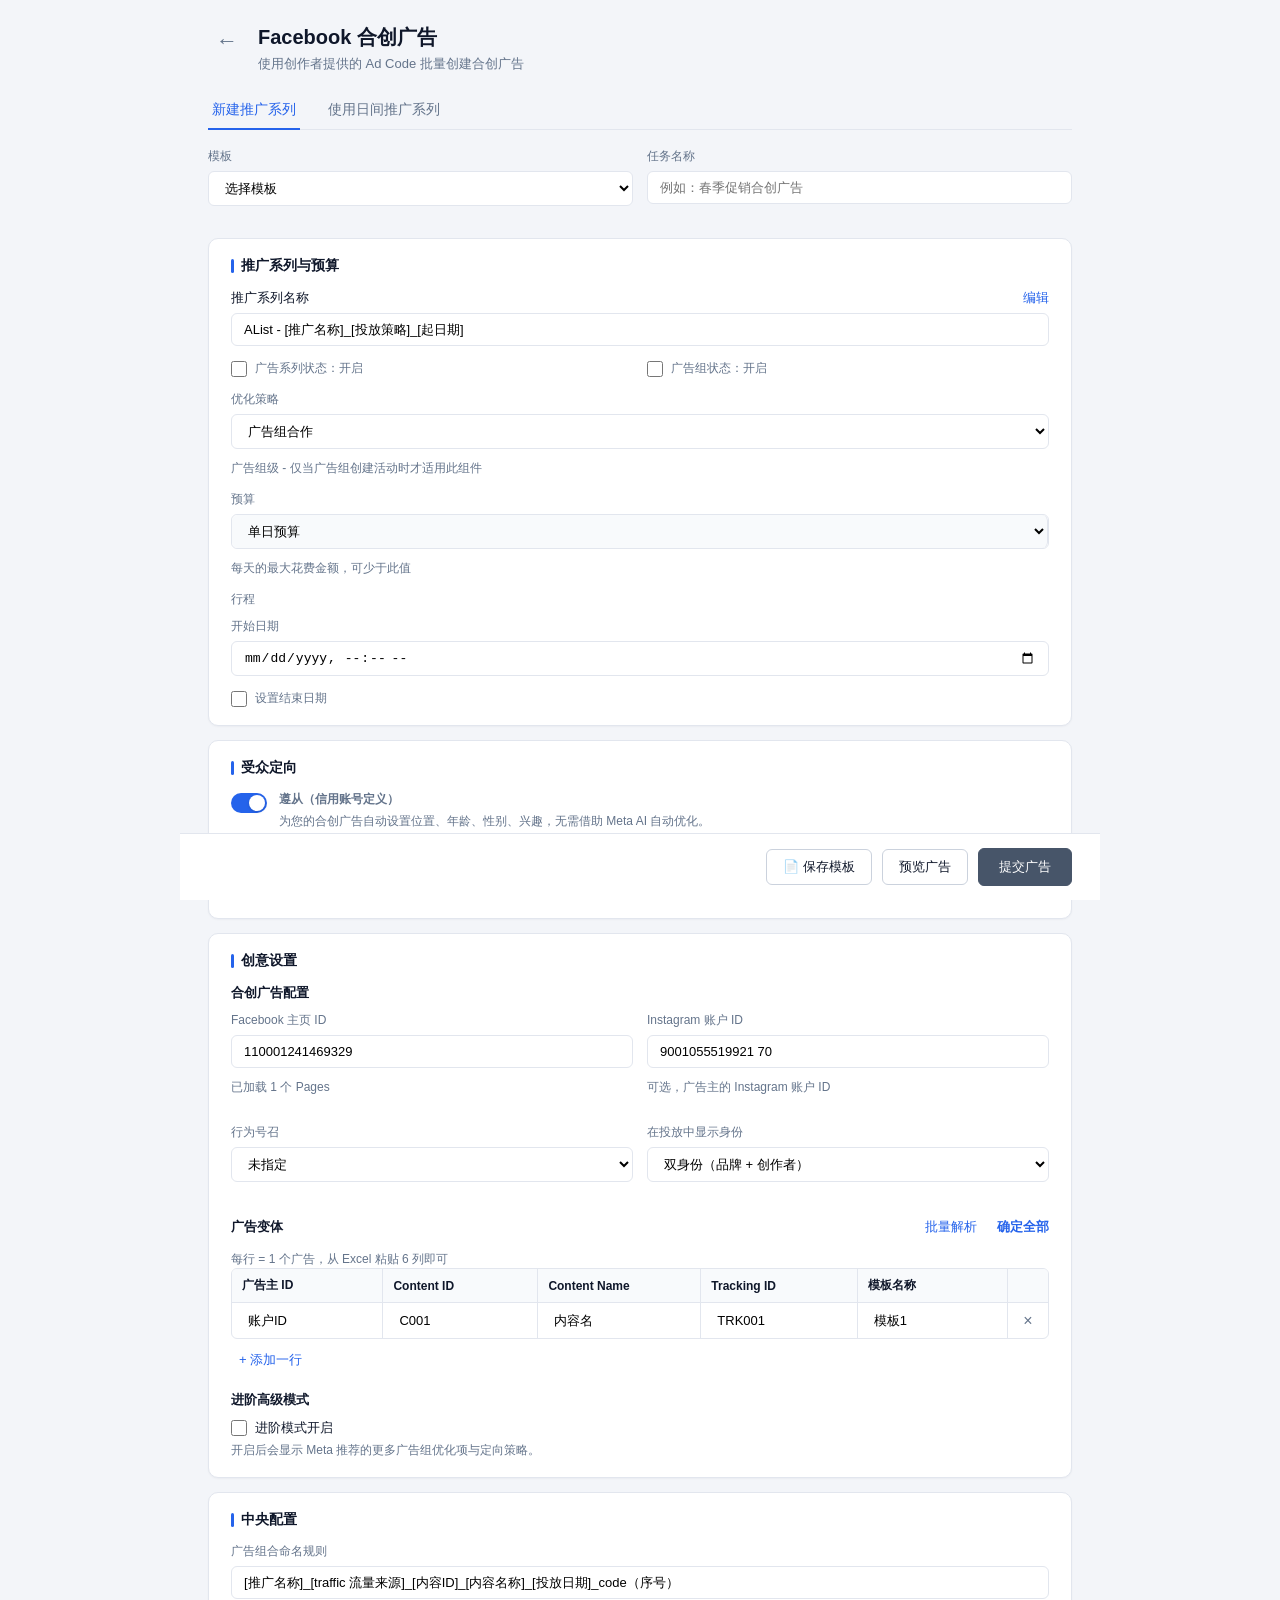
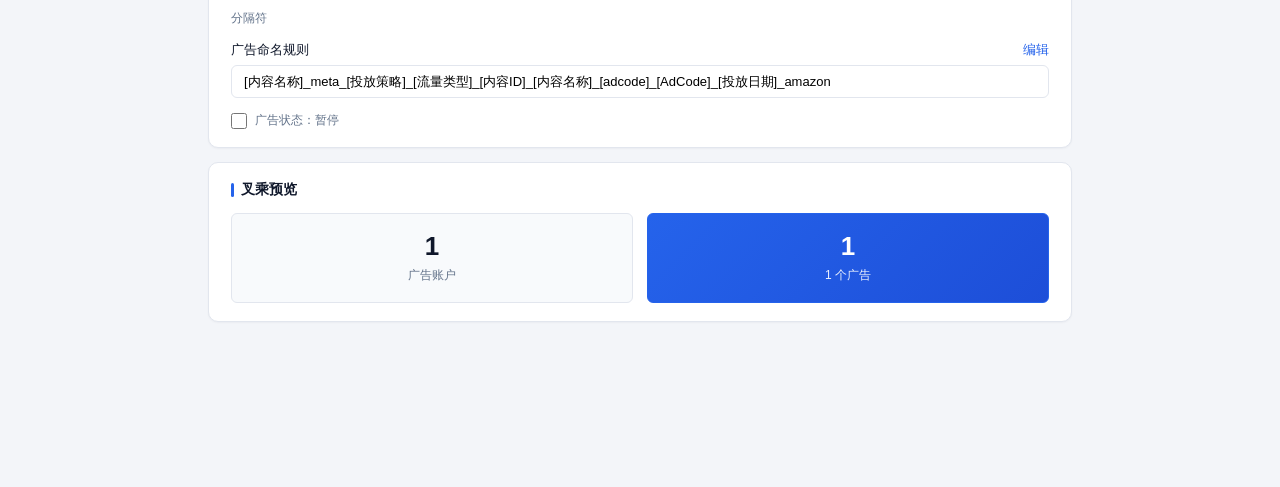
<file: ad-studio/index.html>
<!DOCTYPE html>
<html lang="zh-CN">
<head>
  <meta charset="UTF-8" />
  <meta name="viewport" content="width=device-width, initial-scale=1.0" />
  <title>Ad Studio · Facebook 合创广告</title>
  <link rel="stylesheet" href="style.css" />
</head>
<body>
  <div class="ads-app">
    <!-- 顶部标题 -->
    <header class="ads-header">
      <button class="ads-back" id="adsBack" type="button">←</button>
      <div>
        <h1>Facebook 合创广告</h1>
        <p>使用创作者提供的 Ad Code 批量创建合创广告</p>
      </div>
    </header>

    <!-- 模式切换 tabs -->
    <div class="ads-tabs">
      <button class="ads-tab active" data-tab="new">新建推广系列</button>
      <button class="ads-tab" data-tab="reuse">使用日间推广系列</button>
    </div>

    <!-- 顶部基础信息 -->
    <div class="ads-base">
      <div class="ads-field">
        <label>模板</label>
        <select id="adsTemplate">
          <option value="">选择模板</option>
          <option value="t1">合创广告 - 标准</option>
          <option value="t2">合创广告 - 进阶</option>
        </select>
      </div>
      <div class="ads-field">
        <label>任务名称</label>
        <input id="adsTaskName" placeholder="例如：春季促销合创广告" />
      </div>
    </div>

    <!-- 推广系列与预算 -->
    <section class="ads-card">
      <h3 class="ads-card-title">推广系列与预算</h3>
      <div class="ads-field">
        <div class="ads-row-head">
          <label>推广系列名称</label>
          <a class="ads-link">编辑</a>
        </div>
        <input value="AList - [推广名称]_[投放策略]_[起日期]" />
      </div>
      <div class="ads-grid-2">
        <div class="ads-field">
          <label class="ads-toggle"><input type="checkbox" id="campaignStatus" /> 广告系列状态：开启</label>
        </div>
        <div class="ads-field">
          <label class="ads-toggle"><input type="checkbox" id="adsetStatus" /> 广告组状态：开启</label>
        </div>
      </div>
      <div class="ads-field">
        <label>优化策略</label>
        <select>
          <option>广告组合作</option>
          <option>预算优先</option>
          <option>KPI 优先</option>
        </select>
        <small class="ads-hint">广告组级 - 仅当广告组创建活动时才适用此组件</small>
      </div>
      <div class="ads-field">
        <label>预算</label>
        <div class="ads-budget">
          <select>
            <option>单日预算</option>
            <option>总预算</option>
          </select>
          <span class="ads-currency-prefix">$</span>
          <input type="number" value="20.00" />
          <span class="ads-currency-suffix">USD</span>
        </div>
        <small class="ads-hint">每天的最大花费金额，可少于此值</small>
      </div>
      <div class="ads-field">
        <label>行程</label>
        <div class="ads-sub-label">开始日期</div>
        <input type="datetime-local" />
        <label class="ads-toggle ads-toggle-inline" style="margin-top:8px">
          <input type="checkbox" id="setEndDate" /> 设置结束日期
        </label>
      </div>
    </section>

    <!-- 受众定向 -->
    <section class="ads-card">
      <h3 class="ads-card-title">受众定向</h3>
      <div class="ads-field">
        <label class="ads-switch-label">
          <span class="ads-switch"><input type="checkbox" checked /><span class="ads-switch-track"></span></span>
          <span>
            <strong>遵从（信用账号定义）</strong>
            <small class="ads-hint">为您的合创广告自动设置位置、年龄、性别、兴趣，无需借助 Meta AI 自动优化。</small>
          </span>
        </label>
      </div>
      <div class="ads-field">
        <label>目标国家</label>
        <input value="US" />
      </div>
    </section>

    <!-- 创意设置 -->
    <section class="ads-card">
      <h3 class="ads-card-title">创意设置</h3>
      <div class="ads-section-sub">合创广告配置</div>
      <div class="ads-grid-2">
        <div class="ads-field">
          <label>Facebook 主页 ID</label>
          <input value="110001241469329" />
          <small class="ads-hint">已加载 1 个 Pages</small>
        </div>
        <div class="ads-field">
          <label>Instagram 账户 ID</label>
          <input value="9001055519921 70" />
          <small class="ads-hint">可选，广告主的 Instagram 账户 ID</small>
        </div>
        <div class="ads-field">
          <label>行为号召</label>
          <select>
            <option>未指定</option>
            <option>立即购买</option>
            <option>了解更多</option>
            <option>注册</option>
          </select>
        </div>
        <div class="ads-field">
          <label>在投放中显示身份</label>
          <select>
            <option>双身份（品牌 + 创作者）</option>
            <option>仅品牌</option>
            <option>仅创作者</option>
          </select>
        </div>
      </div>

      <div class="ads-section-sub" style="margin-top:18px">
        <span>广告变体</span>
        <div class="ads-section-actions">
          <button class="ads-btn-link" type="button">批量解析</button>
          <a class="ads-link">确定全部</a>
        </div>
      </div>
      <small class="ads-hint">每行 = 1 个广告，从 Excel 粘贴 6 列即可</small>
      <div class="ads-table-wrap">
        <table class="ads-table">
          <thead>
            <tr>
              <th>广告主 ID</th>
              <th>Content ID</th>
              <th>Content Name</th>
              <th>Tracking ID</th>
              <th>模板名称</th>
              <th></th>
            </tr>
          </thead>
          <tbody id="adVariantBody">
            <tr>
              <td><input value="账户ID" /></td>
              <td><input value="C001" /></td>
              <td><input value="内容名" /></td>
              <td><input value="TRK001" /></td>
              <td><input value="模板1" /></td>
              <td><button class="ads-row-del" type="button">×</button></td>
            </tr>
          </tbody>
        </table>
      </div>
      <button class="ads-btn-link" id="addVariantRow" type="button">+ 添加一行</button>

      <div class="ads-section-sub" style="margin-top:18px">进阶高级模式</div>
      <label class="ads-toggle ads-toggle-inline">
        <input type="checkbox" /> 进阶模式开启
      </label>
      <small class="ads-hint">开启后会显示 Meta 推荐的更多广告组优化项与定向策略。</small>
    </section>

    <!-- 中央配置 -->
    <section class="ads-card">
      <h3 class="ads-card-title">中央配置</h3>
      <div class="ads-field">
        <label>广告组合命名规则</label>
        <input value="[推广名称]_[traffic 流量来源]_[内容ID]_[内容名称]_[投放日期]_code（序号）" />
        <small class="ads-hint">分隔符</small>
      </div>
      <div class="ads-field">
        <div class="ads-row-head">
          <label>广告命名规则</label>
          <a class="ads-link">编辑</a>
        </div>
        <input value="[内容名称]_meta_[投放策略]_[流量类型]_[内容ID]_[内容名称]_[adcode]_[AdCode]_[投放日期]_amazon" />
      </div>
      <div class="ads-field">
        <label class="ads-toggle ads-toggle-inline"><input type="checkbox" /> 广告状态：暂停</label>
      </div>
    </section>

    <!-- 叉乘预览 -->
    <section class="ads-card ads-preview">
      <h3 class="ads-card-title">叉乘预览</h3>
      <div class="ads-preview-stats">
        <div class="ads-stat"><div class="ads-stat-num" id="advCount">0</div><div class="ads-stat-lbl">广告账户</div></div>
        <div class="ads-stat primary"><div class="ads-stat-num" id="adCount">0</div><div class="ads-stat-lbl"><span id="adCountText">0 个广告</span></div></div>
      </div>
    </section>

    <!-- 底部按钮 -->
    <footer class="ads-foot">
      <button class="ads-btn-ghost" id="btnSaveTpl" type="button">📄 保存模板</button>
      <button class="ads-btn-ghost" id="btnPreview" type="button">预览广告</button>
      <button class="ads-btn-primary" id="btnSubmit" type="button">提交广告</button>
    </footer>
  </div>

  <script src="script.js"></script>
</body>
</html>
</file>
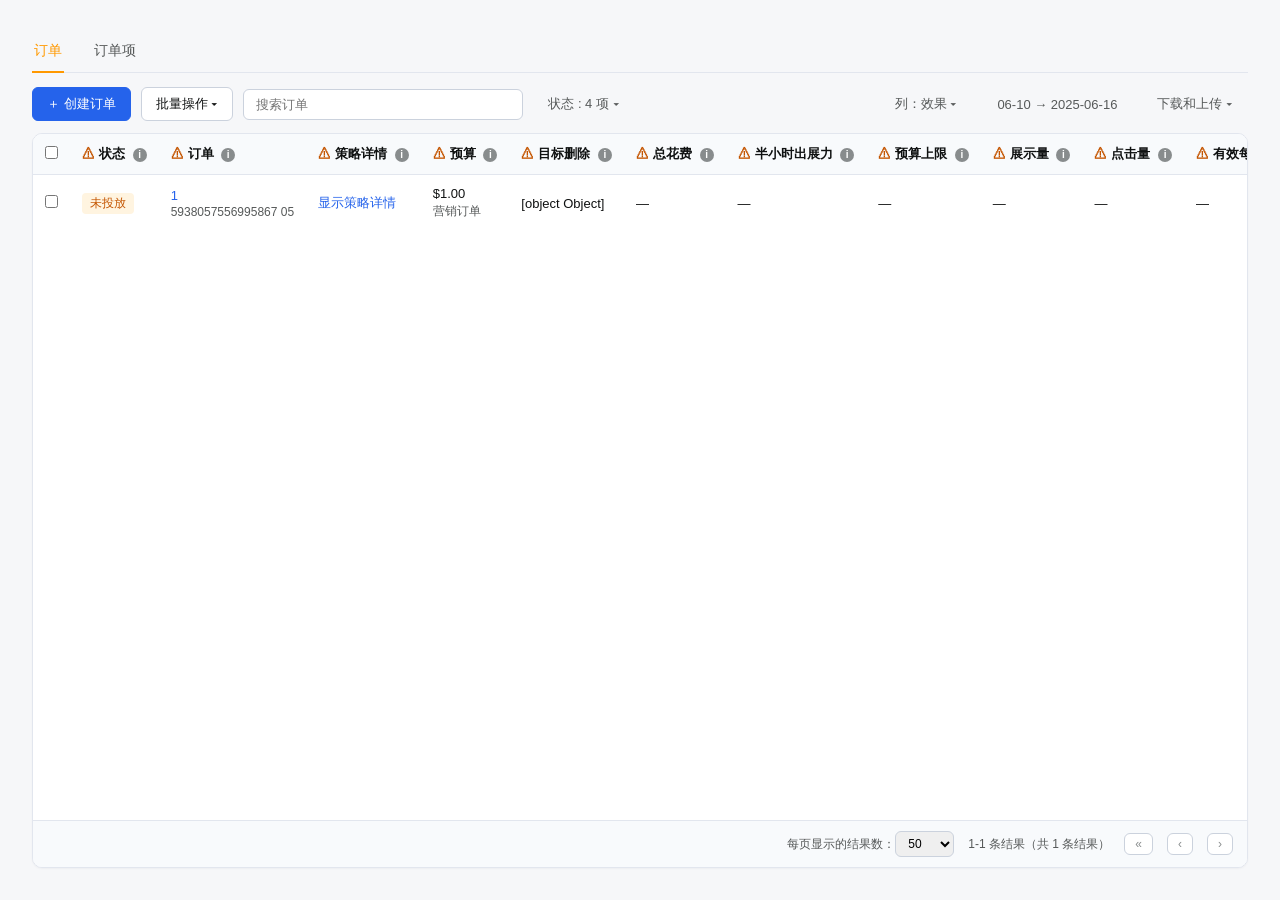
<file: home.html>
<!DOCTYPE html>
<html lang="zh-CN">
<head>
  <meta charset="UTF-8" />
  <meta name="viewport" content="width=device-width, initial-scale=1.0" />
  <title>Amazon DSP · 主页</title>
  <link rel="stylesheet" href="home.css" />
</head>
<body>
  <div class="app">
    <!-- 顶部 tab -->
    <div class="top-tabs">
      <button class="top-tab active" data-tab="orders">订单</button>
      <button class="top-tab" data-tab="lineitems">订单项</button>
    </div>

    <!-- 工具栏 -->
    <div class="toolbar">
      <button class="btn primary" id="btnCreate">＋ 创建<span id="createSuffix">订单</span></button>
      <div class="bulk-wrap">
        <button class="btn" id="btnBulkEdit" disabled>批量操作 ▾</button>
        <div class="bulk-menu" id="bulkMenu" hidden>
          <button type="button" class="bulk-menu-item" data-action="enable" disabled>开启</button>
          <button type="button" class="bulk-menu-item" data-action="disable" disabled>关闭</button>
          <button type="button" class="bulk-menu-item" data-action="delete" disabled>删除</button>
          <button type="button" class="bulk-menu-item" data-action="duplicate" disabled>复制</button>
          <button type="button" class="bulk-menu-item" data-action="edit-budget">修改预算</button>
          <button type="button" class="bulk-menu-item" data-action="edit-config" disabled>修改广告系列配置</button>
          <button type="button" class="bulk-menu-item" data-action="find-replace" disabled>查找并替换</button>
        </div>
      </div>
      <input class="search" id="searchInput" placeholder="搜索…" />
      <div class="filter-wrap">
        <button class="btn ghost" id="btnFilter">状态 <span id="filterSummary">: 全部</span> ▾</button>
        <div class="filter-popover" id="filterPopover" hidden>
          <div class="filter-head">
            <span class="filter-title">状态</span>
            <button class="filter-clear" id="filterClear" type="button">删除</button>
          </div>
          <div class="filter-body">
            <a class="filter-selectall" id="filterSelectAll">全选</a>
            <label><input type="checkbox" value="ACTIVE" checked />进行中</label>
            <label><input type="checkbox" value="ENDED" />已结束</label>
            <label><input type="checkbox" value="NOT_RUNNING" checked />未投放</label>
            <label><input type="checkbox" value="LINEITEM_NOT_RUNNING" checked />订单项未运行</label>
            <label><input type="checkbox" value="PROCESSING" checked />正在处理</label>
          </div>
          <div class="filter-foot">
            <button class="btn ghost" id="filterCancel" type="button">取消</button>
            <button class="btn dark" id="filterApply" type="button">应用</button>
          </div>
        </div>
      </div>
      <div class="toolbar-right">
        <button class="btn ghost">列：效果 ▾</button>
        <button class="btn ghost">06-10 → 2025-06-16</button>
        <button class="btn ghost">下载和上传 ▾</button>
      </div>
    </div>

    <!-- 表格 -->
    <div class="table-wrap" id="tableWrap"></div>
  </div>

  <!-- 批量操作右侧抽屉 -->
  <div class="drawer-mask" id="drawerMask" hidden></div>
  <aside class="drawer" id="bulkDrawer" hidden>
    <div class="drawer-head">
      <span class="drawer-title" id="drawerTitle">批量操作</span>
      <button class="drawer-close" id="drawerClose" type="button">×</button>
    </div>
    <div class="drawer-body" id="drawerBody"></div>
    <div class="drawer-foot">
      <button class="btn ghost" id="drawerCancel" type="button">取消</button>
      <button class="btn primary" id="drawerApply" type="button">应用</button>
    </div>
  </aside>

  <script src="home.js"></script>
</body>
</html>
</file>
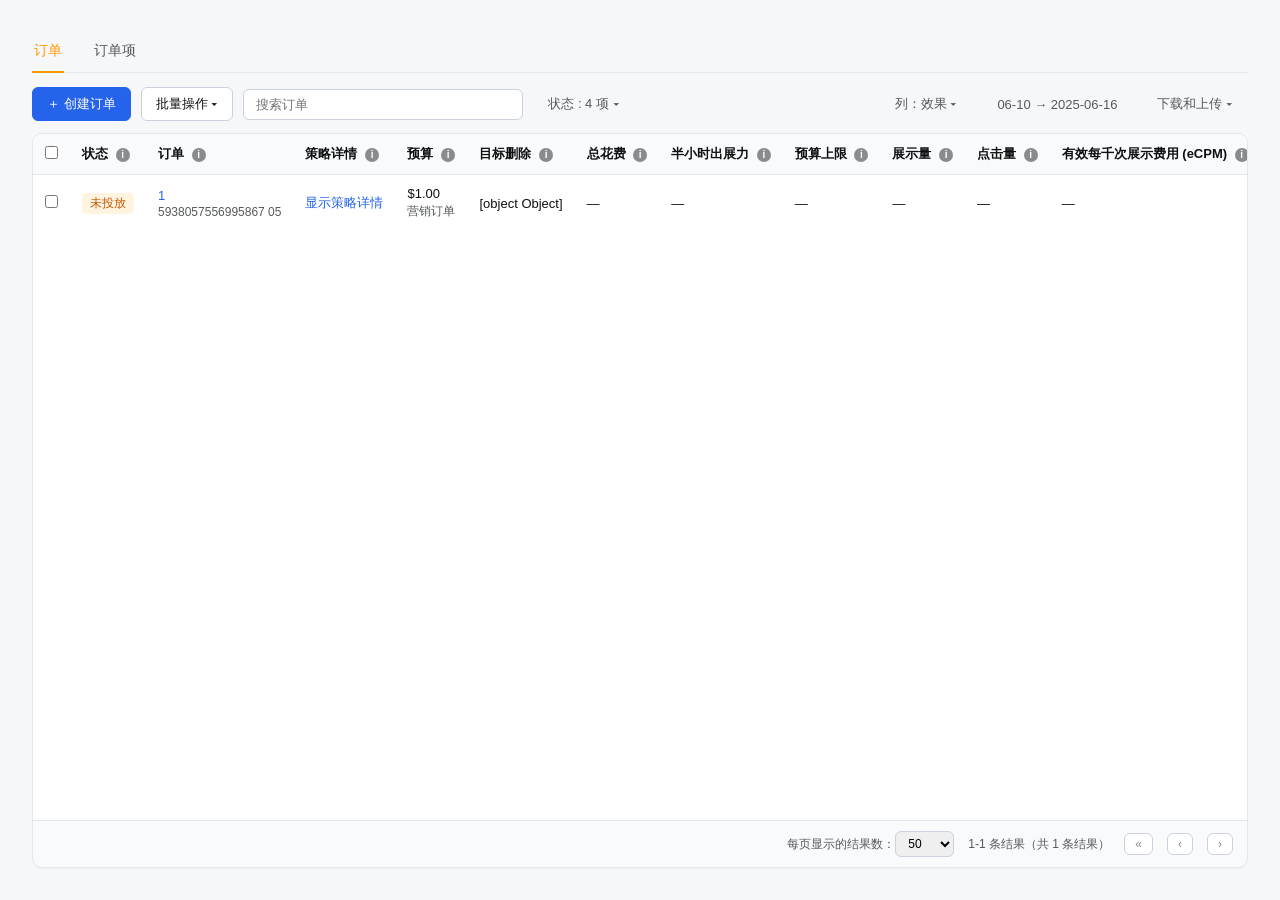
<file: Amazon创编/home.html>
<!DOCTYPE html>
<html lang="zh-CN">
<head>
  <meta charset="UTF-8" />
  <meta name="viewport" content="width=device-width, initial-scale=1.0" />
  <title>Amazon DSP · 主页</title>
  <link rel="stylesheet" href="home.css" />
</head>
<body>
  <div class="app">
    <!-- 顶部 tab -->
    <div class="top-tabs">
      <button class="top-tab active" data-tab="orders">订单</button>
      <button class="top-tab" data-tab="lineitems">订单项</button>
    </div>

    <!-- 工具栏 -->
    <div class="toolbar">
      <button class="btn primary" id="btnCreate">＋ 创建<span id="createSuffix">订单</span></button>
      <div class="bulk-wrap">
        <button class="btn" id="btnBulkEdit" disabled>批量操作 ▾</button>
        <div class="bulk-menu" id="bulkMenu" hidden>
          <button type="button" class="bulk-menu-item" data-action="enable" disabled>开启</button>
          <button type="button" class="bulk-menu-item" data-action="disable" disabled>关闭</button>
          <button type="button" class="bulk-menu-item" data-action="delete" disabled>删除</button>
          <button type="button" class="bulk-menu-item" data-action="duplicate" disabled>复制</button>
          <button type="button" class="bulk-menu-item" data-action="edit-budget">修改预算</button>
          <button type="button" class="bulk-menu-item" data-action="edit-config" disabled>修改广告系列配置</button>
          <button type="button" class="bulk-menu-item" data-action="find-replace" disabled>查找并替换</button>
        </div>
      </div>
      <input class="search" id="searchInput" placeholder="搜索…" />
      <div class="filter-wrap">
        <button class="btn ghost" id="btnFilter">状态 <span id="filterSummary">: 全部</span> ▾</button>
        <div class="filter-popover" id="filterPopover" hidden>
          <div class="filter-head">
            <span class="filter-title">状态</span>
            <button class="filter-clear" id="filterClear" type="button">删除</button>
          </div>
          <div class="filter-body">
            <a class="filter-selectall" id="filterSelectAll">全选</a>
            <label><input type="checkbox" value="ACTIVE" checked />进行中</label>
            <label><input type="checkbox" value="ENDED" />已结束</label>
            <label><input type="checkbox" value="NOT_RUNNING" checked />未投放</label>
            <label><input type="checkbox" value="LINEITEM_NOT_RUNNING" checked />订单项未运行</label>
            <label><input type="checkbox" value="PROCESSING" checked />正在处理</label>
          </div>
          <div class="filter-foot">
            <button class="btn ghost" id="filterCancel" type="button">取消</button>
            <button class="btn dark" id="filterApply" type="button">应用</button>
          </div>
        </div>
      </div>
      <div class="toolbar-right">
        <button class="btn ghost">列：效果 ▾</button>
        <button class="btn ghost">06-10 → 2025-06-16</button>
        <button class="btn ghost">下载和上传 ▾</button>
      </div>
    </div>

    <!-- 表格 -->
    <div class="table-wrap" id="tableWrap"></div>
  </div>

  <!-- 批量操作右侧抽屉 -->
  <div class="drawer-mask" id="drawerMask" hidden></div>
  <aside class="drawer" id="bulkDrawer" hidden>
    <div class="drawer-head">
      <span class="drawer-title" id="drawerTitle">批量操作</span>
      <button class="drawer-close" id="drawerClose" type="button">×</button>
    </div>
    <div class="drawer-body" id="drawerBody"></div>
    <div class="drawer-foot">
      <button class="btn ghost" id="drawerCancel" type="button">取消</button>
      <button class="btn primary" id="drawerApply" type="button">应用</button>
    </div>
  </aside>

  <script src="home.js"></script>
</body>
</html>
</file>
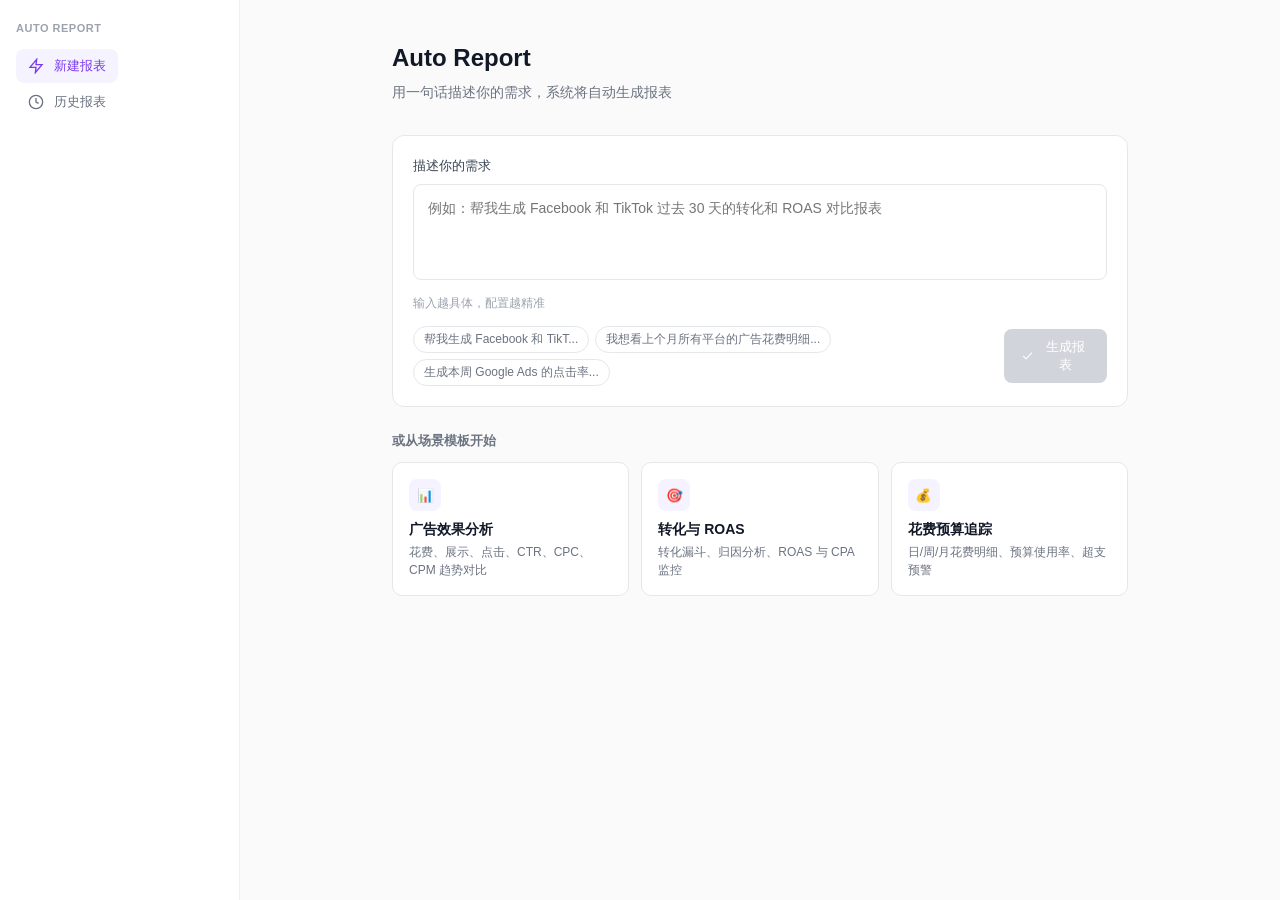
<file: auto-report-demo/simplified.html>
<!DOCTYPE html>
<html lang="zh-CN">
<head>
<meta charset="UTF-8">
<meta name="viewport" content="width=device-width, initial-scale=1.0">
<title>Auto Report — Creatiads (Simplified)</title>
<style>
* { margin: 0; padding: 0; box-sizing: border-box; }
body {
  font-family: -apple-system, BlinkMacSystemFont, "Segoe UI", "PingFang SC", "Microsoft YaHei", sans-serif;
  background: #fafafa; color: #1f2937; font-size: 14px; line-height: 1.5;
  -webkit-font-smoothing: antialiased;
}
a { text-decoration: none; color: inherit; }
button { font-family: inherit; cursor: pointer; border: none; background: none; }
input, textarea, select { font-family: inherit; }

/* Layout */
.app { display: flex; min-height: 100vh; }
.sidebar { width: 240px; background: #fff; border-right: 1px solid #f0f0f0; padding: 20px 16px; flex-shrink: 0; }
.sidebar-title { font-size: 11px; font-weight: 600; color: #9ca3af; text-transform: uppercase; letter-spacing: 0.5px; margin-bottom: 12px; }
.sidebar-item { display: flex; align-items: center; gap: 10px; padding: 8px 12px; border-radius: 8px; font-size: 13px; color: #6b7280; transition: all 0.15s; margin-bottom: 2px; }
.sidebar-item:hover { background: #f5f3ff; color: #7c3aed; }
.sidebar-item.active { background: #f5f3ff; color: #7c3aed; font-weight: 500; }
.main { flex: 1; overflow-y: auto; }

/* Page container */
.page { display: none; }
.page.active { display: block; }
.page-inner { max-width: 800px; margin: 0 auto; padding: 40px 32px; }

/* Header */
.page-header { margin-bottom: 32px; }
.page-header h1 { font-size: 24px; font-weight: 700; color: #111827; margin-bottom: 6px; }
.page-header p { font-size: 14px; color: #6b7280; }

/* Input card */
.input-card { background: #fff; border: 1px solid #e5e7eb; border-radius: 12px; padding: 20px; margin-bottom: 16px; }
.input-card label { display: block; font-size: 13px; font-weight: 500; color: #374151; margin-bottom: 8px; }
.input-card textarea { width: 100%; min-height: 96px; padding: 12px 14px; border: 1px solid #e5e7eb; border-radius: 8px; font-size: 14px; line-height: 1.6; resize: none; transition: all 0.15s; }
.input-card textarea:focus { outline: none; border-color: #7c3aed; box-shadow: 0 0 0 3px rgba(124, 58, 237, 0.1); }
.input-card .hint { font-size: 12px; color: #9ca3af; margin-top: 8px; }

.input-actions { display: flex; align-items: center; justify-content: space-between; margin-top: 14px; }
.example-chips { display: flex; flex-wrap: wrap; gap: 6px; }
.chip { font-size: 12px; padding: 4px 10px; border: 1px solid #e5e7eb; border-radius: 16px; color: #6b7280; transition: all 0.15s; }
.chip:hover { border-color: #c4b5fd; background: #f5f3ff; color: #7c3aed; }

/* Buttons */
.btn { display: inline-flex; align-items: center; gap: 6px; padding: 8px 16px; border-radius: 8px; font-size: 13px; font-weight: 500; transition: all 0.15s; border: 1px solid transparent; }
.btn-primary { background: #7c3aed; color: #fff; }
.btn-primary:hover { background: #6d28d9; }
.btn-primary:disabled { background: #d1d5db; cursor: not-allowed; }
.btn-ghost { color: #6b7280; border-color: #e5e7eb; background: #fff; }
.btn-ghost:hover { background: #f9fafb; color: #111827; }
.btn-lg { padding: 10px 20px; font-size: 14px; }
.btn-sm { padding: 6px 12px; font-size: 12px; }

/* Quick start templates */
.section-title { font-size: 13px; font-weight: 600; color: #6b7280; margin: 24px 0 12px; }
.template-grid { display: grid; grid-template-columns: repeat(3, 1fr); gap: 12px; }
.template-card { background: #fff; border: 1px solid #e5e7eb; border-radius: 10px; padding: 16px; text-align: left; transition: all 0.15s; cursor: pointer; }
.template-card:hover { border-color: #c4b5fd; transform: translateY(-1px); box-shadow: 0 4px 12px rgba(124, 58, 237, 0.08); }
.template-card .icon { width: 32px; height: 32px; background: #f5f3ff; color: #7c3aed; border-radius: 8px; display: flex; align-items: center; justify-content: center; margin-bottom: 10px; }
.template-card h4 { font-size: 14px; font-weight: 600; color: #111827; margin-bottom: 4px; }
.template-card p { font-size: 12px; color: #6b7280; line-height: 1.5; }

/* Config page (Step 2) */
.config-header { display: flex; align-items: center; justify-content: space-between; margin-bottom: 24px; padding-bottom: 16px; border-bottom: 1px solid #f0f0f0; }
.back-link { display: inline-flex; align-items: center; gap: 4px; font-size: 13px; color: #6b7280; }
.back-link:hover { color: #111827; }

.config-card { background: #fff; border: 1px solid #e5e7eb; border-radius: 12px; margin-bottom: 12px; overflow: hidden; }
.config-row { padding: 16px 20px; border-bottom: 1px solid #f5f5f5; display: flex; align-items: center; justify-content: space-between; gap: 16px; }
.config-row:last-child { border-bottom: none; }
.config-label { font-size: 13px; color: #6b7280; min-width: 88px; flex-shrink: 0; }
.config-value { flex: 1; font-size: 14px; color: #111827; }
.config-actions { flex-shrink: 0; }

/* Selected platform pills */
.platform-pills { display: flex; flex-wrap: wrap; gap: 6px; }
.platform-pill { display: inline-flex; align-items: center; gap: 6px; padding: 4px 10px; background: #f5f3ff; color: #7c3aed; border-radius: 16px; font-size: 12px; font-weight: 500; }
.platform-pill .x { cursor: pointer; opacity: 0.6; font-size: 14px; line-height: 1; }
.platform-pill .x:hover { opacity: 1; }

/* Date range buttons */
.date-options { display: flex; gap: 6px; }
.date-option { padding: 4px 10px; border: 1px solid #e5e7eb; border-radius: 16px; font-size: 12px; color: #6b7280; transition: all 0.15s; }
.date-option:hover { border-color: #c4b5fd; }
.date-option.active { background: #7c3aed; color: #fff; border-color: #7c3aed; }

/* Advanced section (collapsible) */
.advanced-toggle { width: 100%; display: flex; align-items: center; justify-content: space-between; padding: 14px 20px; background: #fafafa; border: 1px dashed #e5e7eb; border-radius: 10px; font-size: 13px; color: #6b7280; transition: all 0.15s; margin-bottom: 12px; }
.advanced-toggle:hover { border-color: #c4b5fd; color: #7c3aed; }
.advanced-toggle .chevron { transition: transform 0.2s; }
.advanced-toggle.open .chevron { transform: rotate(90deg); }
.advanced-content { display: none; padding: 4px 0 12px; }
.advanced-content.open { display: block; }

/* Tag chips for dimensions/metrics */
.tag-list { display: flex; flex-wrap: wrap; gap: 6px; align-items: center; }
.tag { display: inline-flex; align-items: center; gap: 4px; padding: 3px 10px; background: #f3f4f6; color: #4b5563; border-radius: 14px; font-size: 12px; font-weight: 500; }
.tag .x { cursor: pointer; opacity: 0.5; font-size: 13px; line-height: 1; padding-left: 2px; }
.tag .x:hover { opacity: 1; }
.tag-add { display: inline-flex; align-items: center; gap: 4px; padding: 3px 10px; background: #fff; border: 1px dashed #d1d5db; color: #6b7280; border-radius: 14px; font-size: 12px; transition: all 0.15s; }
.tag-add:hover { border-color: #7c3aed; color: #7c3aed; border-style: solid; }

/* Bottom action bar */
.bottom-bar { display: flex; align-items: center; justify-content: space-between; margin-top: 32px; padding-top: 24px; border-top: 1px solid #f0f0f0; }
.summary-text { font-size: 13px; color: #6b7280; }
.summary-text b { color: #111827; font-weight: 600; }

/* Modal */
.modal { display: none; position: fixed; inset: 0; z-index: 100; align-items: center; justify-content: center; }
.modal.show { display: flex; }
.modal-mask { position: absolute; inset: 0; background: rgba(15, 23, 42, 0.4); backdrop-filter: blur(2px); }
.modal-box { position: relative; width: 480px; max-width: 90vw; max-height: 80vh; background: #fff; border-radius: 12px; overflow: hidden; display: flex; flex-direction: column; box-shadow: 0 20px 50px rgba(0, 0, 0, 0.2); }
.modal-head { padding: 16px 20px; border-bottom: 1px solid #f0f0f0; display: flex; align-items: center; justify-content: space-between; }
.modal-head h3 { font-size: 16px; font-weight: 600; }
.modal-close { font-size: 22px; color: #9ca3af; line-height: 1; padding: 4px; }
.modal-close:hover { color: #4b5563; }
.modal-body { padding: 16px 20px; overflow-y: auto; }
.modal-foot { padding: 12px 20px; border-top: 1px solid #f0f0f0; display: flex; justify-content: flex-end; gap: 8px; }

/* Modal: option list */
.option-list { display: flex; flex-direction: column; gap: 4px; max-height: 360px; overflow-y: auto; }
.option-search { width: 100%; padding: 8px 12px; border: 1px solid #e5e7eb; border-radius: 8px; font-size: 13px; margin-bottom: 12px; }
.option-search:focus { outline: none; border-color: #7c3aed; }
.option-group-title { font-size: 11px; font-weight: 600; color: #9ca3af; text-transform: uppercase; padding: 8px 8px 4px; }
.option-item { display: flex; align-items: center; gap: 8px; padding: 8px 12px; border-radius: 6px; cursor: pointer; transition: background 0.1s; }
.option-item:hover { background: #f9fafb; }
.option-item input[type="checkbox"] { accent-color: #7c3aed; }
.option-item label { flex: 1; font-size: 13px; cursor: pointer; }

/* Platform select grid in modal */
.platform-select-grid { display: grid; grid-template-columns: repeat(2, 1fr); gap: 8px; }
.platform-select-item { display: flex; align-items: center; gap: 10px; padding: 10px 12px; border: 1px solid #e5e7eb; border-radius: 8px; cursor: pointer; transition: all 0.15s; }
.platform-select-item:hover { border-color: #c4b5fd; }
.platform-select-item.selected { border-color: #7c3aed; background: #f5f3ff; }
.platform-select-item .icon-square { width: 28px; height: 28px; background: #f3f4f6; border-radius: 6px; display: flex; align-items: center; justify-content: center; font-weight: 600; font-size: 12px; color: #4b5563; flex-shrink: 0; }
.platform-select-item .name { font-size: 13px; font-weight: 500; flex: 1; }
.platform-select-item .status { font-size: 11px; color: #9ca3af; }
.platform-select-item.selected .status { color: #7c3aed; }

/* Preview card */
.preview-card { background: #fff; border: 1px solid #e5e7eb; border-radius: 12px; padding: 24px; margin-top: 16px; }
.preview-title { font-size: 14px; font-weight: 600; color: #111827; margin-bottom: 4px; }
.preview-meta { font-size: 12px; color: #9ca3af; margin-bottom: 16px; }
.preview-grid { display: grid; grid-template-columns: repeat(3, 1fr); gap: 12px; margin-bottom: 16px; }
.preview-stat { padding: 12px 14px; background: #fafafa; border-radius: 8px; }
.preview-stat .stat-label { font-size: 11px; color: #9ca3af; margin-bottom: 4px; }
.preview-stat .stat-value { font-size: 18px; font-weight: 700; color: #111827; }
.preview-chart { height: 120px; background: linear-gradient(180deg, #f5f3ff 0%, #fafafa 100%); border-radius: 8px; display: flex; align-items: flex-end; gap: 4px; padding: 12px; }
.preview-bar { flex: 1; background: linear-gradient(180deg, #a78bfa, #7c3aed); border-radius: 4px 4px 0 0; opacity: 0.8; }

/* Success modal */
.success-icon { width: 56px; height: 56px; background: #ecfdf5; border-radius: 50%; display: flex; align-items: center; justify-content: center; margin: 0 auto 16px; }
.success-title { text-align: center; font-size: 18px; font-weight: 700; margin-bottom: 6px; }
.success-desc { text-align: center; font-size: 13px; color: #6b7280; margin-bottom: 20px; }

/* History page */
.history-table { width: 100%; background: #fff; border: 1px solid #e5e7eb; border-radius: 12px; overflow: hidden; }
.history-table-head { display: grid; grid-template-columns: 2fr 1.5fr 1.5fr 1fr 80px; padding: 12px 16px; background: #fafafa; font-size: 12px; font-weight: 500; color: #6b7280; }
.history-table-row { display: grid; grid-template-columns: 2fr 1.5fr 1.5fr 1fr 80px; padding: 14px 16px; border-top: 1px solid #f5f5f5; align-items: center; font-size: 13px; }
.history-table-row:hover { background: #fafafa; }

/* Empty state */
.empty-state { text-align: center; padding: 60px 20px; color: #9ca3af; font-size: 13px; }
</style>
</head>
<body>
<div class="app">
  <aside class="sidebar">
    <div class="sidebar-title">Auto Report</div>
    <button class="sidebar-item active" onclick="showPage('home')">
      <svg viewBox="0 0 24 24" width="16" height="16" fill="none" stroke="currentColor" stroke-width="2"><polygon points="13 2 3 14 12 14 11 22 21 10 12 10 13 2"/></svg>
      新建报表
    </button>
    <button class="sidebar-item" onclick="showPage('history')">
      <svg viewBox="0 0 24 24" width="16" height="16" fill="none" stroke="currentColor" stroke-width="2"><circle cx="12" cy="12" r="10"/><polyline points="12 6 12 12 16 14"/></svg>
      历史报表
    </button>
  </aside>

  <main class="main">
    <!-- 首页：一句话生成 -->
    <section class="page active" id="pageHome">
      <div class="page-inner" id="homeContent"></div>
    </section>

    <!-- Step 2: 配置确认 -->
    <section class="page" id="pageConfig">
      <div class="page-inner" id="configContent"></div>
    </section>

    <!-- 历史报表 -->
    <section class="page" id="pageHistory">
      <div class="page-inner" id="historyContent"></div>
    </section>
  </main>
</div>

<script>
/* ============ 数据 ============ */
const EXAMPLES = [
  '帮我生成 Facebook 和 TikTok 过去 30 天的转化和 ROAS 对比报表',
  '我想看上个月所有平台的广告花费明细',
  '生成本周 Google Ads 的点击率和转化率趋势'
];

const TEMPLATES = [
  { id: 'performance', name: '广告效果分析', desc: '花费、展示、点击、CTR、CPC、CPM 趋势对比', icon: '📊' },
  { id: 'conversion', name: '转化与 ROAS', desc: '转化漏斗、归因分析、ROAS 与 CPA 监控', icon: '🎯' },
  { id: 'budget', name: '花费预算追踪', desc: '日/周/月花费明细、预算使用率、超支预警', icon: '💰' }
];

const PLATFORMS = [
  { id: 'facebook', name: 'Facebook Ads', connected: true },
  { id: 'tiktok', name: 'TikTok Ads', connected: true },
  { id: 'google', name: 'Google Ads', connected: true },
  { id: 'linkedin', name: 'LinkedIn Ads', connected: false },
  { id: 'twitter', name: 'X Ads', connected: false },
  { id: 'snapchat', name: 'Snapchat Ads', connected: false }
];

const DIMENSION_CATEGORIES = {
  '时间': ['日期', '星期', '月份', '季度'],
  '设备': ['设备类型', '操作系统'],
  '地理': ['国家', '地区', '城市'],
  '受众': ['年龄段', '性别']
};

const METRIC_CATEGORIES = {
  '花费': ['总花费', '平均 CPC', '平均 CPM'],
  '互动': ['展示次数', '点击次数', 'CTR'],
  '转化': ['转化次数', '转化价值', 'CPA', 'ROAS']
};

const HISTORY_REPORTS = [
  { name: 'FB_TT_转化对比_20260524', scenario: '转化与 ROAS', sources: 'Facebook, TikTok', updated: '2026/05/24 18:00' },
  { name: '本月花费追踪', scenario: '花费预算追踪', sources: 'Facebook, Google', updated: '2026/05/23 09:00' },
  { name: 'Google 效果分析', scenario: '广告效果分析', sources: 'Google Ads', updated: '2026/05/22 15:30' }
];

/* ============ 状态 ============ */
let currentInput = '';
let selectedPlatforms = new Set(['facebook', 'tiktok']);
let dateRange = 30;
let selectedDimensions = new Set(['日期', '设备类型']);
let selectedMetrics = new Set(['总花费', '展示次数', '点击次数', 'CTR', '转化次数', 'ROAS']);
let advancedOpen = false;

/* ============ 页面切换 ============ */
function showPage(page) {
  document.querySelectorAll('.page').forEach(p => p.classList.remove('active'));
  document.getElementById('page' + page.charAt(0).toUpperCase() + page.slice(1)).classList.add('active');
  document.querySelectorAll('.sidebar-item').forEach(i => i.classList.remove('active'));
  event.target.closest('.sidebar-item').classList.add('active');
  
  if (page === 'home') renderHome();
  else if (page === 'history') renderHistory();
}

/* ============ 首页渲染 ============ */
function renderHome() {
  document.getElementById('homeContent').innerHTML = `
    <div class="page-header">
      <h1>Auto Report</h1>
      <p>用一句话描述你的需求，系统将自动生成报表</p>
    </div>

    <div class="input-card">
      <label>描述你的需求</label>
      <textarea id="nlInput" placeholder="例如：${EXAMPLES[0]}" oninput="currentInput=this.value"></textarea>
      <div class="hint">输入越具体，配置越精准</div>
      <div class="input-actions">
        <div class="example-chips">
          ${EXAMPLES.map((ex, i) => `<button class="chip" onclick="useExample(${i})">${ex.slice(0, 20)}...</button>`).join('')}
        </div>
        <button class="btn btn-primary" onclick="generateFromNL()" id="btnGenerate" disabled>
          <svg viewBox="0 0 24 24" width="14" height="14" fill="none" stroke="currentColor" stroke-width="2"><polyline points="20 6 9 17 4 12"/></svg>
          生成报表
        </button>
      </div>
    </div>

    <div class="section-title">或从场景模板开始</div>
    <div class="template-grid">
      ${TEMPLATES.map(t => `
        <button class="template-card" onclick="startFromTemplate('${t.id}')">
          <div class="icon">${t.icon}</div>
          <h4>${t.name}</h4>
          <p>${t.desc}</p>
        </button>
      `).join('')}
    </div>
  `;
  
  document.getElementById('nlInput').addEventListener('input', e => {
    document.getElementById('btnGenerate').disabled = !e.target.value.trim();
  });
}

function useExample(i) {
  currentInput = EXAMPLES[i];
  document.getElementById('nlInput').value = currentInput;
  document.getElementById('btnGenerate').disabled = false;
}

function generateFromNL() {
  if (!currentInput.trim()) return;
  // 简单的关键词识别
  if (/facebook|fb/i.test(currentInput)) selectedPlatforms.add('facebook');
  if (/tiktok|tt/i.test(currentInput)) selectedPlatforms.add('tiktok');
  if (/google/i.test(currentInput)) selectedPlatforms.add('google');
  if (/30天|一个月/i.test(currentInput)) dateRange = 30;
  else if (/7天|一周/i.test(currentInput)) dateRange = 7;
  else if (/90天|三个月/i.test(currentInput)) dateRange = 90;
  
  showConfigPage();
}

function startFromTemplate(id) {
  currentInput = TEMPLATES.find(t => t.id === id).name;
  selectedPlatforms = new Set(['facebook', 'tiktok']);
  dateRange = 30;
  showConfigPage();
}

/* ============ 配置页渲染 ============ */
function showConfigPage() {
  document.querySelectorAll('.page').forEach(p => p.classList.remove('active'));
  document.getElementById('pageConfig').classList.add('active');
  renderConfig();
}

function renderConfig() {
  const platformNames = [...selectedPlatforms].map(id => PLATFORMS.find(p => p.id === id).name).join('、');
  
  document.getElementById('configContent').innerHTML = `
    <div class="config-header">
      <div>
        <button class="back-link" onclick="showPage('home'); renderHome();">
          <svg viewBox="0 0 24 24" width="14" height="14" fill="none" stroke="currentColor" stroke-width="2"><path d="m15 18-6-6 6-6"/></svg>
          返回
        </button>
        <div class="page-header" style="margin-top: 12px; margin-bottom: 0;">
          <h1>确认配置</h1>
          <p>检查并调整自动识别的配置，或直接生成报表</p>
        </div>
      </div>
    </div>

    <div class="config-card">
      <div class="config-row">
        <div class="config-label">需求描述</div>
        <div class="config-value">${currentInput || '（从模板启动）'}</div>
      </div>
      <div class="config-row">
        <div class="config-label">数据源</div>
        <div class="config-value">
          <div class="platform-pills">
            ${[...selectedPlatforms].map(id => {
              const p = PLATFORMS.find(x => x.id === id);
              return `<span class="platform-pill">${p.name} <span class="x" onclick="removePlatform('${id}')">&times;</span></span>`;
            }).join('')}
            <button class="tag-add" onclick="openPlatformModal()">
              <svg viewBox="0 0 24 24" width="12" height="12" fill="none" stroke="currentColor" stroke-width="2"><path d="M12 5v14M5 12h14"/></svg>
              添加平台
            </button>
          </div>
        </div>
      </div>
      <div class="config-row">
        <div class="config-label">时间范围</div>
        <div class="config-value">
          <div class="date-options">
            ${[7, 14, 30, 90].map(d => `<button class="date-option ${dateRange === d ? 'active' : ''}" onclick="dateRange=${d}; renderConfig();">${d} 天</button>`).join('')}
          </div>
        </div>
      </div>
    </div>

    <button class="advanced-toggle ${advancedOpen ? 'open' : ''}" onclick="toggleAdvanced()">
      <span>高级配置（维度、指标）</span>
      <svg class="chevron" viewBox="0 0 24 24" width="14" height="14" fill="none" stroke="currentColor" stroke-width="2"><path d="m9 18 6-6-6-6"/></svg>
    </button>

    <div class="advanced-content ${advancedOpen ? 'open' : ''}">
      <div class="config-card">
        <div class="config-row">
          <div class="config-label">维度</div>
          <div class="config-value">
            <div class="tag-list">
              ${[...selectedDimensions].map(d => `<span class="tag">${d} <span class="x" onclick="removeDimension('${d}')">&times;</span></span>`).join('')}
              <button class="tag-add" onclick="openDimensionModal()">
                <svg viewBox="0 0 24 24" width="12" height="12" fill="none" stroke="currentColor" stroke-width="2"><path d="M12 5v14M5 12h14"/></svg>
                添加维度
              </button>
            </div>
          </div>
        </div>
        <div class="config-row">
          <div class="config-label">指标</div>
          <div class="config-value">
            <div class="tag-list">
              ${[...selectedMetrics].map(m => `<span class="tag">${m} <span class="x" onclick="removeMetric('${m}')">&times;</span></span>`).join('')}
              <button class="tag-add" onclick="openMetricModal()">
                <svg viewBox="0 0 24 24" width="12" height="12" fill="none" stroke="currentColor" stroke-width="2"><path d="M12 5v14M5 12h14"/></svg>
                添加指标
              </button>
            </div>
          </div>
        </div>
      </div>
    </div>

    <div class="preview-card">
      <div class="preview-title">报表预览</div>
      <div class="preview-meta">基于 ${platformNames} · 最近 ${dateRange} 天 · ${selectedDimensions.size} 个维度 · ${selectedMetrics.size} 个指标</div>
      <div class="preview-grid">
        <div class="preview-stat"><div class="stat-label">总花费</div><div class="stat-value">¥128.5K</div></div>
        <div class="preview-stat"><div class="stat-label">总展示</div><div class="stat-value">2.4M</div></div>
        <div class="preview-stat"><div class="stat-label">总转化</div><div class="stat-value">1,847</div></div>
      </div>
      <div class="preview-chart">
        ${[60, 75, 55, 80, 70, 85, 90].map(h => `<div class="preview-bar" style="height:${h}%"></div>`).join('')}
      </div>
    </div>

    <div class="bottom-bar">
      <div class="summary-text">将生成包含 <b>${selectedDimensions.size}</b> 个维度、<b>${selectedMetrics.size}</b> 个指标的报表</div>
      <button class="btn btn-primary btn-lg" onclick="confirmGenerate()">
        <svg viewBox="0 0 24 24" width="16" height="16" fill="none" stroke="currentColor" stroke-width="2"><polyline points="20 6 9 17 4 12"/></svg>
        生成报表
      </button>
    </div>
  `;
}

function toggleAdvanced() {
  advancedOpen = !advancedOpen;
  renderConfig();
}

function removePlatform(id) {
  selectedPlatforms.delete(id);
  renderConfig();
}

function removeDimension(d) {
  selectedDimensions.delete(d);
  renderConfig();
}

function removeMetric(m) {
  selectedMetrics.delete(m);
  renderConfig();
}

/* ============ 弹窗 ============ */
function openPlatformModal() {
  showModal('选择数据源平台', `
    <div class="platform-select-grid">
      ${PLATFORMS.map(p => `
        <div class="platform-select-item ${selectedPlatforms.has(p.id) ? 'selected' : ''}" onclick="togglePlatformInModal('${p.id}')">
          <div class="icon-square">${p.name.charAt(0)}</div>
          <div class="name">${p.name}</div>
          <div class="status">${p.connected ? '已连接' : '未连接'}</div>
        </div>
      `).join('')}
    </div>
  `, () => renderConfig());
}

function togglePlatformInModal(id) {
  if (selectedPlatforms.has(id)) selectedPlatforms.delete(id);
  else selectedPlatforms.add(id);
  openPlatformModal();
}

function openDimensionModal() {
  const html = Object.entries(DIMENSION_CATEGORIES).map(([cat, items]) => `
    <div class="option-group-title">${cat}</div>
    ${items.map(item => `
      <div class="option-item">
        <input type="checkbox" id="dim-${item}" ${selectedDimensions.has(item) ? 'checked' : ''} onchange="toggleDimension('${item}')">
        <label for="dim-${item}">${item}</label>
      </div>
    `).join('')}
  `).join('');
  showModal('选择维度', `<div class="option-list">${html}</div>`, () => renderConfig());
}

function toggleDimension(d) {
  if (selectedDimensions.has(d)) selectedDimensions.delete(d);
  else selectedDimensions.add(d);
}

function openMetricModal() {
  const html = Object.entries(METRIC_CATEGORIES).map(([cat, items]) => `
    <div class="option-group-title">${cat}</div>
    ${items.map(item => `
      <div class="option-item">
        <input type="checkbox" id="met-${item}" ${selectedMetrics.has(item) ? 'checked' : ''} onchange="toggleMetric('${item}')">
        <label for="met-${item}">${item}</label>
      </div>
    `).join('')}
  `).join('');
  showModal('选择指标', `<div class="option-list">${html}</div>`, () => renderConfig());
}

function toggleMetric(m) {
  if (selectedMetrics.has(m)) selectedMetrics.delete(m);
  else selectedMetrics.add(m);
}

function showModal(title, bodyHTML, onClose) {
  const modal = document.getElementById('modal') || createModal();
  modal.querySelector('.modal-head h3').textContent = title;
  modal.querySelector('.modal-body').innerHTML = bodyHTML;
  modal.classList.add('show');
  modal._onClose = onClose;
}

function closeModal() {
  const modal = document.getElementById('modal');
  modal.classList.remove('show');
  if (modal._onClose) modal._onClose();
}

function createModal() {
  const div = document.createElement('div');
  div.id = 'modal';
  div.className = 'modal';
  div.innerHTML = `
    <div class="modal-mask" onclick="closeModal()"></div>
    <div class="modal-box">
      <div class="modal-head">
        <h3></h3>
        <button class="modal-close" onclick="closeModal()">&times;</button>
      </div>
      <div class="modal-body"></div>
      <div class="modal-foot">
        <button class="btn btn-ghost" onclick="closeModal()">关闭</button>
      </div>
    </div>
  `;
  document.body.appendChild(div);
  return div;
}

/* ============ 生成报表 ============ */
function confirmGenerate() {
  const platformNames = [...selectedPlatforms].map(id => PLATFORMS.find(p => p.id === id).name).join(', ');
  showModal('报表已生成', `
    <div class="success-icon">
      <svg viewBox="0 0 24 24" width="28" height="28" fill="none" stroke="#10b981" stroke-width="3"><polyline points="20 6 9 17 4 12"/></svg>
    </div>
    <div class="success-title">报表生成成功</div>
    <div class="success-desc">系统已自动完成数据拉取和报表配置</div>
    <div style="background:#fafafa; border-radius:8px; padding:12px; font-size:13px; margin-bottom:16px;">
      <div style="display:flex; justify-content:space-between; margin-bottom:8px;"><span style="color:#6b7280;">数据源</span><b>${platformNames}</b></div>
      <div style="display:flex; justify-content:space-between; margin-bottom:8px;"><span style="color:#6b7280;">时间范围</span><b>最近 ${dateRange} 天</b></div>
      <div style="display:flex; justify-content:space-between;"><span style="color:#6b7280;">首次同步</span><b>已开始 · 预计 2 分钟</b></div>
    </div>
  `, () => {
    showPage('home');
    renderHome();
  });
  
  setTimeout(() => {
    const foot = document.querySelector('#modal .modal-foot');
    foot.innerHTML = `
      <button class="btn btn-ghost" onclick="closeModal()">留在这里</button>
      <button class="btn btn-primary" onclick="closeModal()">查看 Dashboard</button>
    `;
  }, 100);
}

/* ============ 历史报表 ============ */
function renderHistory() {
  document.getElementById('historyContent').innerHTML = `
    <div class="page-header">
      <h1>历史报表</h1>
      <p>查看和管理已生成的报表</p>
    </div>
    <div class="history-table">
      <div class="history-table-head">
        <div>报表名称</div>
        <div>场景</div>
        <div>数据源</div>
        <div>最后更新</div>
        <div></div>
      </div>
      ${HISTORY_REPORTS.map(r => `
        <div class="history-table-row">
          <div style="font-weight:500;">${r.name}</div>
          <div style="color:#6b7280;">${r.scenario}</div>
          <div style="color:#9ca3af; font-size:12px;">${r.sources}</div>
          <div style="color:#9ca3af; font-size:12px;">${r.updated}</div>
          <div><button class="btn btn-sm btn-ghost">查看</button></div>
        </div>
      `).join('')}
    </div>
  `;
}

/* ============ 初始化 ============ */
renderHome();
</script>
</body>
</html>
</file>
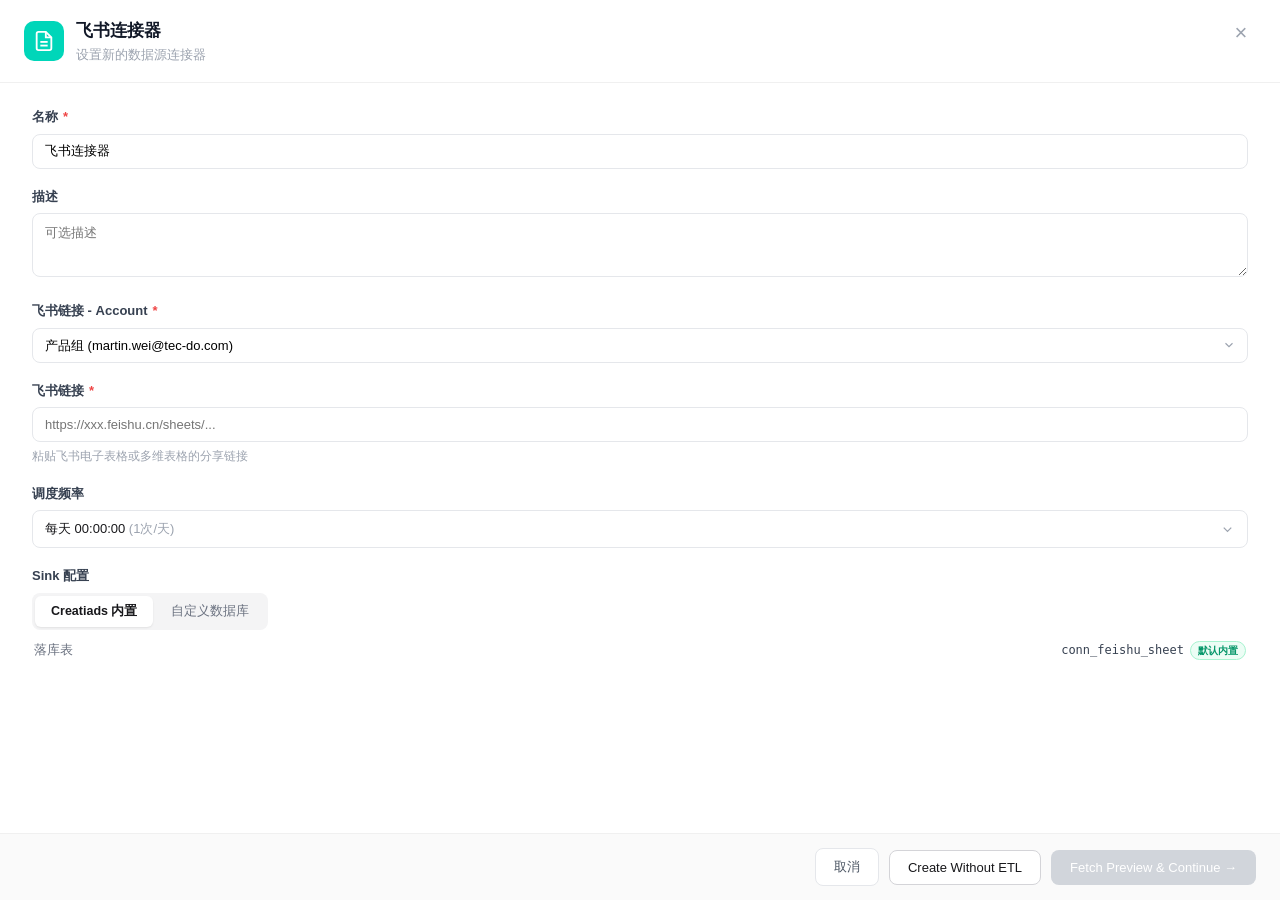
<file: connector-demo/config-feishu.html>
<!DOCTYPE html>
<html lang="zh-CN">
<head>
<meta charset="UTF-8">
<meta name="viewport" content="width=device-width, initial-scale=1.0">
<title>飞书连接器 — Creatiads</title>
<style>
* { margin: 0; padding: 0; box-sizing: border-box; }
body {
  font-family: -apple-system, BlinkMacSystemFont, "Segoe UI", "PingFang SC", "Microsoft YaHei", sans-serif;
  background: #fff; color: #1f2937; font-size: 14px; line-height: 1.5;
  -webkit-font-smoothing: antialiased;
}
button { font-family: inherit; cursor: pointer; border: none; background: none; }
input, textarea, select { font-family: inherit; }
code { font-family: ui-monospace, SFMono-Regular, Menlo, monospace; font-size: 12px; }

.panel { display: flex; flex-direction: column; height: 100vh; }

/* 头部 */
.fs-head { display: flex; align-items: flex-start; justify-content: space-between; padding: 18px 24px; border-bottom: 1px solid #f0f0f0; flex-shrink: 0; }
.fs-head-left { display: flex; align-items: center; gap: 12px; }
.fs-icon { width: 40px; height: 40px; border-radius: 10px; background: #00d6b9; display: flex; align-items: center; justify-content: center; flex-shrink: 0; }
.fs-title { font-size: 17px; font-weight: 700; color: #111827; }
.fs-sub { font-size: 12.5px; color: #9ca3af; margin-top: 2px; }
.fs-close { width: 30px; height: 30px; border-radius: 7px; color: #9ca3af; font-size: 22px; line-height: 1; display: flex; align-items: center; justify-content: center; }
.fs-close:hover { background: #f3f4f6; color: #4b5563; }

/* 表单体 */
.fs-body { flex: 1; overflow-y: auto; padding: 24px 32px; }
.fs-body::-webkit-scrollbar { width: 7px; }
.fs-body::-webkit-scrollbar-thumb { background: #e5e7eb; border-radius: 4px; }

.field { margin-bottom: 18px; }
.field-label { display: flex; align-items: center; gap: 5px; font-size: 13px; font-weight: 600; color: #374151; margin-bottom: 7px; }
.field-label .req { color: #ef4444; }
.text-input, .fs-select, .fs-textarea {
  width: 100%; padding: 9px 12px; border: 1px solid #e5e7eb; border-radius: 8px; font-size: 13px; transition: all .15s; background: #fff;
}
.text-input:focus, .fs-select:focus, .fs-textarea:focus { outline: none; border-color: #18181b; box-shadow: 0 0 0 3px rgba(24,24,27,.08); }
.fs-textarea { min-height: 64px; resize: vertical; line-height: 1.6; }
.fs-select { appearance: none; -webkit-appearance: none; background-image: url("data:image/svg+xml,%3Csvg xmlns='http://www.w3.org/2000/svg' width='14' height='14' viewBox='0 0 24 24' fill='none' stroke='%239ca3af' stroke-width='2'%3E%3Cpolyline points='6 9 12 15 18 9'/%3E%3C/svg%3E"); background-repeat: no-repeat; background-position: right 11px center; padding-right: 32px; }
.field-hint { font-size: 11.5px; color: #9ca3af; margin-top: 6px; }

/* 频率下拉（复用主面板风格） */
.freq-select { position: relative; }
.freq-trigger { width: 100%; display: flex; align-items: center; justify-content: space-between; gap: 8px; padding: 9px 12px; border: 1px solid #e5e7eb; border-radius: 8px; background: #fff; font-size: 13px; color: #18181b; transition: all .15s; }
.freq-trigger:hover { border-color: #a1a1aa; }
.freq-select.open .freq-trigger { border-color: #18181b; box-shadow: 0 0 0 3px rgba(24,24,27,.08); }
.freq-trigger svg { color: #9ca3af; flex-shrink: 0; transition: transform .2s; }
.freq-select.open .freq-trigger svg { transform: rotate(180deg); }
.freq-times { color: #9ca3af; font-weight: 400; }
.freq-menu { position: absolute; top: calc(100% + 4px); left: 0; right: 0; background: #fff; border: 1px solid #e5e7eb; border-radius: 8px; box-shadow: 0 10px 30px rgba(0,0,0,.1); z-index: 30; padding: 4px; display: none; }
.freq-select.open .freq-menu { display: block; }
.freq-opt { display: flex; align-items: center; justify-content: space-between; gap: 8px; padding: 9px 10px; border-radius: 6px; cursor: pointer; font-size: 13px; color: #374151; transition: background .12s; }
.freq-opt:hover { background: #f9fafb; }
.freq-opt.active { color: #18181b; font-weight: 500; }

/* Sink 配置（与媒体平台统一：分段切换 + Destination 选择） */
.seg { display: inline-flex; background: #f4f4f5; border-radius: 8px; padding: 3px; gap: 2px; }
.seg-btn { padding: 7px 16px; border-radius: 6px; font-size: 12.5px; color: #6b7280; font-weight: 500; transition: all .15s; }
.seg-btn:hover { color: #18181b; }
.seg-btn.active { background: #fff; color: #18181b; font-weight: 600; box-shadow: 0 1px 2px rgba(0,0,0,.08); }
.adv-static { display: flex; align-items: center; justify-content: space-between; padding: 11px 2px 0; font-size: 12.5px; }
.adv-static .k { color: #6b7280; }
.adv-static .v { color: #374151; font-weight: 500; display: inline-flex; align-items: center; gap: 6px; }
.badge-built { font-size: 10px; background: #ecfdf5; color: #059669; border: 1px solid #a7f3d0; padding: 1px 7px; border-radius: 10px; font-weight: 600; }
.sink-detail-col { display: flex; flex-direction: column; gap: 6px; margin-top: 12px; }
.sub-label { font-size: 12px; color: #6b7280; font-weight: 500; }
.sub-link { font-size: 12px; color: #18181b; font-weight: 600; text-decoration: underline; cursor: pointer; align-self: flex-start; }
.text-input.mono { font-family: ui-monospace, SFMono-Regular, Menlo, monospace; font-size: 12.5px; }

/* 底部 */
.fs-foot { display: flex; align-items: center; justify-content: flex-end; gap: 10px; padding: 14px 24px; border-top: 1px solid #f0f0f0; background: #fafafa; flex-shrink: 0; }
.btn { display: inline-flex; align-items: center; gap: 6px; padding: 9px 18px; border-radius: 8px; font-size: 13px; font-weight: 500; transition: all .15s; border: 1px solid transparent; }
.btn-ghost { background: #fff; color: #4b5563; border-color: #e5e7eb; }
.btn-ghost:hover { background: #f9fafb; }
.btn-outline { background: #fff; color: #18181b; border-color: #d4d4d8; }
.btn-outline:hover { border-color: #18181b; }
.btn-primary { background: #18181b; color: #fff; }
.btn-primary:hover { background: #000; }
.btn-primary:disabled { background: #d1d5db; cursor: not-allowed; }
</style>
</head>
<body>
<div class="panel">
  <div class="fs-head">
    <div class="fs-head-left">
      <div class="fs-icon">
        <svg viewBox="0 0 24 24" width="22" height="22" fill="none" stroke="#fff" stroke-width="2"><path d="M14 2H6a2 2 0 0 0-2 2v16a2 2 0 0 0 2 2h12a2 2 0 0 0 2-2V8z"/><polyline points="14 2 14 8 20 8"/><line x1="16" y1="13" x2="8" y2="13"/><line x1="16" y1="17" x2="8" y2="17"/></svg>
      </div>
      <div>
        <div class="fs-title">飞书连接器</div>
        <div class="fs-sub">设置新的数据源连接器</div>
      </div>
    </div>
    <button class="fs-close" onclick="closeSelf()">&times;</button>
  </div>

  <div class="fs-body" id="fsBody"></div>

  <div class="fs-foot">
    <button class="btn btn-ghost" onclick="closeSelf()">取消</button>
    <button class="btn btn-outline" id="btnCreateOnly" onclick="submitFeishu(false)">Create Without ETL</button>
    <button class="btn btn-primary" id="btnFetch" onclick="submitFeishu(true)">Fetch Preview &amp; Continue →</button>
  </div>
</div>

<script>
const IS_EMBED = (function(){ try { return window.self !== window.top; } catch(e){ return true; } })();

const FS_ACCOUNTS = [
  { id: 'fs_1', name: '产品组 (martin.wei@tec-do.com)' },
  { id: 'fs_2', name: '运营组 (ops@tec-do.com)' }
];
const FREQ_OPTIONS = [
  { id: 'every_5min',  label: '每 5 分钟',   times: '288次/天' },
  { id: 'every_15min', label: '每 15 分钟',  times: '96次/天' },
  { id: 'hourly',      label: '每小时',      times: '24次/天' },
  { id: 'daily',       label: '每天 00:00:00',    times: '1次/天' },
  { id: 'weekly',      label: '每周一 00:00:00',  times: '1次/周' }
];
/* 自定义落库数据库（在 Destinations 中创建），与媒体平台一致 */
const DESTINATIONS = [
  { id: 'dest_mysql_prod',   name: '我的 MySQL 生产库', type: 'MySQL' },
  { id: 'dest_pg_analytics', name: 'Analytics PG 库',   type: 'PostgreSQL' },
  { id: 'dest_bq_warehouse', name: 'BigQuery 数仓',      type: 'BigQuery' }
];

const fs = {
  name: '飞书连接器',
  desc: '',
  account: 'fs_1',
  url: '',
  freq: 'daily',
  sinkMode: 'creatiads',     // creatiads 内置 | custom 自定义数据库
  sinkDest: '',              // 自定义时选中的 destination id
  sinkTable: ''              // 自定义时填写的落库表名
};

function freqObj(){ return FREQ_OPTIONS.find(f=>f.id===fs.freq); }

function render() {
  const f = freqObj();
  document.getElementById('fsBody').innerHTML = `
    <div class="field">
      <div class="field-label">名称 <span class="req">*</span></div>
      <input class="text-input" value="${fs.name}" oninput="fs.name=this.value;validate()">
    </div>

    <div class="field">
      <div class="field-label">描述</div>
      <textarea class="fs-textarea" placeholder="可选描述" oninput="fs.desc=this.value">${fs.desc}</textarea>
    </div>

    <div class="field">
      <div class="field-label">飞书链接 - Account <span class="req">*</span></div>
      <select class="fs-select" onchange="fs.account=this.value">
        ${FS_ACCOUNTS.map(a=>`<option value="${a.id}" ${fs.account===a.id?'selected':''}>${a.name}</option>`).join('')}
      </select>
    </div>

    <div class="field">
      <div class="field-label">飞书链接 <span class="req">*</span></div>
      <input class="text-input" placeholder="https://xxx.feishu.cn/sheets/..." value="${fs.url}" oninput="fs.url=this.value;validate()">
      <div class="field-hint">粘贴飞书电子表格或多维表格的分享链接</div>
    </div>

    <div class="field">
      <div class="field-label">调度频率</div>
      <div class="freq-select" id="freqSelect">
        <button class="freq-trigger" onclick="toggleFreqMenu(event)">
          <span>${f.label} <span class="freq-times">(${f.times})</span></span>
          <svg viewBox="0 0 24 24" width="15" height="15" fill="none" stroke="currentColor" stroke-width="2"><polyline points="6 9 12 15 18 9"/></svg>
        </button>
        <div class="freq-menu" id="freqMenu">
          ${FREQ_OPTIONS.map(o=>`
            <div class="freq-opt ${fs.freq===o.id?'active':''}" onclick="setFreq('${o.id}')">
              <span>${o.label} <span class="freq-times">(${o.times})</span></span>
              ${fs.freq===o.id?'<svg viewBox="0 0 24 24" width="15" height="15" fill="none" stroke="currentColor" stroke-width="2.2"><polyline points="20 6 9 17 4 12"/></svg>':''}
            </div>`).join('')}
        </div>
      </div>
    </div>

    <div class="field">
      <div class="field-label">Sink 配置</div>
      <div class="seg">
        <button class="seg-btn ${fs.sinkMode==='creatiads'?'active':''}" onclick="setSink('creatiads')">Creatiads 内置</button>
        <button class="seg-btn ${fs.sinkMode==='custom'?'active':''}" onclick="setSink('custom')">自定义数据库</button>
      </div>
      ${fs.sinkMode==='creatiads' ? `
        <div class="adv-static"><span class="k">落库表</span><span class="v"><code>conn_feishu_sheet</code> <span class="badge-built">默认内置</span></span></div>
      ` : `
        <div class="sink-detail-col">
          <label class="sub-label">选择数据库 <span class="req">*</span></label>
          <select class="fs-select" onchange="fs.sinkDest=this.value;validate()">
            <option value="" ${!fs.sinkDest?'selected':''} disabled>请选择已创建的 Destination…</option>
            ${DESTINATIONS.map(d=>`<option value="${d.id}" ${fs.sinkDest===d.id?'selected':''}>${d.name}（${d.type}）</option>`).join('')}
          </select>
          <a class="sub-link" onclick="alert('跳转到 Destinations 页面创建新数据库')">+ 在 Destinations 新建数据库</a>
          <label class="sub-label" style="margin-top:10px;">落库数据表名 <span class="req">*</span></label>
          <input class="text-input mono" placeholder="例如 feishu_sheet_daily" value="${fs.sinkTable}" oninput="fs.sinkTable=this.value;validate()">
        </div>
      `}
    </div>
  `;
  validate();
}

function setFreq(id){ fs.freq=id; closeFreqMenu(); render(); }
function toggleFreqMenu(e){ e.stopPropagation(); document.getElementById('freqSelect').classList.toggle('open'); }
function closeFreqMenu(){ const el=document.getElementById('freqSelect'); if(el) el.classList.remove('open'); }
document.addEventListener('click', closeFreqMenu);
function setSink(m){ fs.sinkMode=m; render(); }

function validate() {
  const sinkOk = fs.sinkMode==='creatiads' || (fs.sinkDest && fs.sinkTable.trim());
  const ok = fs.name.trim() && fs.url.trim() && sinkOk;
  document.getElementById('btnFetch').disabled = !ok;
  document.getElementById('btnCreateOnly').disabled = !ok;
}

function submitFeishu(withEtl) {
  const acct = FS_ACCOUNTS.find(a=>a.id===fs.account);
  const sink = fs.sinkMode==='creatiads'
    ? 'Creatiads 内置（conn_feishu_sheet）'
    : `${(DESTINATIONS.find(d=>d.id===fs.sinkDest)||{}).name} → ${fs.sinkTable}`;
  alert(`已创建飞书连接器「${fs.name}」\nAccount ${acct.name}\n链接 ${fs.url}\n${freqObj().label}同步 · 落库 ${sink}\n${withEtl?'将拉取预览并继续':'仅创建（不做 ETL）'}`);
  closeSelf();
}

function closeSelf() {
  if (IS_EMBED) { try { window.parent.postMessage({ type: 'connector-config-close' }, '*'); } catch(e){} }
}

render();
</script>
</body>
</html>
</file>
<file: ad-studio/style.css>
* { box-sizing: border-box; margin: 0; padding: 0; }
:root {
  --primary: #2563eb;
  --primary-dark: #1d4ed8;
  --primary-tint: #eff6ff;
  --bg: #f3f5f9;
  --bg-soft: #f8fafc;
  --bg-panel: #ffffff;
  --border: #e2e6ee;
  --border-strong: #cbd2dd;
  --text: #0f172a;
  --text-muted: #64748b;
  --shadow-sm: 0 1px 2px rgba(15, 23, 42, 0.04);
  --shadow-md: 0 2px 8px rgba(15, 23, 42, 0.06);
  --radius-sm: 6px;
  --radius-md: 10px;
}
body {
  font-family: -apple-system, BlinkMacSystemFont, 'Segoe UI', 'PingFang SC', 'Microsoft YaHei', sans-serif;
  background: var(--bg);
  color: var(--text);
  font-size: 13px;
}
.ads-app { max-width: 920px; margin: 0 auto; padding: 24px 28px 80px; }

/* 顶部 */
.ads-header { display: flex; align-items: flex-start; gap: 12px; margin-bottom: 18px; }
.ads-back {
  border: none; background: transparent; cursor: pointer;
  font-size: 22px; color: var(--text-muted);
  padding: 4px 8px;
}
.ads-header h1 { font-size: 20px; font-weight: 600; margin-bottom: 4px; }
.ads-header p { font-size: 13px; color: var(--text-muted); }

/* tabs */
.ads-tabs { display: flex; gap: 24px; border-bottom: 1px solid var(--border); margin-bottom: 18px; }
.ads-tab {
  border: none; background: transparent; cursor: pointer;
  padding: 10px 4px; font-size: 14px; color: var(--text-muted);
  position: relative; transition: color 0.15s;
}
.ads-tab:hover { color: var(--text); }
.ads-tab.active { color: var(--primary); font-weight: 500; }
.ads-tab.active::after {
  content: ''; position: absolute; left: 0; right: 0; bottom: -1px;
  height: 2px; background: var(--primary);
}

/* 顶部 base */
.ads-base {
  display: grid; grid-template-columns: 1fr 1fr; gap: 14px;
  margin-bottom: 18px;
}

/* card */
.ads-card {
  background: var(--bg-panel);
  border: 1px solid var(--border);
  border-radius: var(--radius-md);
  padding: 18px 22px;
  box-shadow: var(--shadow-sm);
  margin-bottom: 14px;
}
.ads-card-title {
  font-size: 14px; font-weight: 600;
  margin-bottom: 14px;
  position: relative; padding-left: 10px;
}
.ads-card-title::before {
  content: ''; position: absolute; left: 0; top: 2px; bottom: 2px;
  width: 3px; background: var(--primary); border-radius: 2px;
}
.ads-section-sub {
  font-size: 13px; font-weight: 600;
  margin-bottom: 10px;
  display: flex; align-items: center; justify-content: space-between;
}
.ads-section-actions { display: flex; gap: 12px; align-items: center; }

/* field */
.ads-field { margin-bottom: 14px; display: flex; flex-direction: column; gap: 6px; }
.ads-field:last-child { margin-bottom: 0; }
.ads-field > label {
  font-size: 12px; color: var(--text-muted); font-weight: 500;
}
.ads-row-head { display: flex; align-items: center; justify-content: space-between; }
.ads-sub-label { font-size: 12px; color: var(--text-muted); margin-top: 4px; }

.ads-field input[type="text"], .ads-field input:not([type]),
.ads-field input[type="number"], .ads-field input[type="datetime-local"],
.ads-field select, .ads-base input, .ads-base select {
  width: 100%;
  padding: 8px 12px;
  border: 1px solid var(--border);
  border-radius: var(--radius-sm);
  font-size: 13px;
  outline: none;
  background: #fff;
  transition: border-color 0.15s;
}
.ads-field input:focus, .ads-field select:focus { border-color: var(--primary); }

.ads-grid-2 { display: grid; grid-template-columns: 1fr 1fr; gap: 14px; }

.ads-hint {
  display: block; font-size: 12px; color: var(--text-muted);
  margin-top: 4px; line-height: 1.5;
}

.ads-link { color: var(--primary); cursor: pointer; font-size: 13px; }
.ads-link:hover { text-decoration: underline; }

/* toggle 行 */
.ads-toggle {
  display: flex; align-items: center; gap: 8px;
  font-size: 13px; cursor: pointer;
}
.ads-toggle-inline { font-weight: 400; color: var(--text); }
.ads-toggle input[type="checkbox"] {
  width: 16px; height: 16px;
  accent-color: var(--primary); cursor: pointer;
}

/* switch（带轨道） */
.ads-switch-label { display: flex; align-items: flex-start; gap: 12px; cursor: pointer; }
.ads-switch { position: relative; width: 36px; height: 20px; flex-shrink: 0; margin-top: 2px; }
.ads-switch input { opacity: 0; width: 0; height: 0; }
.ads-switch-track {
  position: absolute; inset: 0;
  background: #cbd2dd;
  border-radius: 20px;
  transition: background 0.15s;
}
.ads-switch-track::before {
  content: ''; position: absolute;
  width: 16px; height: 16px;
  left: 2px; top: 2px;
  background: #fff; border-radius: 50%;
  transition: transform 0.15s;
  box-shadow: 0 1px 3px rgba(0,0,0,0.15);
}
.ads-switch input:checked + .ads-switch-track { background: var(--primary); }
.ads-switch input:checked + .ads-switch-track::before { transform: translateX(16px); }

/* budget 行内组合 */
.ads-budget {
  display: flex; align-items: stretch;
  border: 1px solid var(--border);
  border-radius: var(--radius-sm);
  overflow: hidden;
}
.ads-budget select {
  border: none; border-right: 1px solid var(--border);
  padding: 8px 12px; outline: none; background: var(--bg-soft);
  flex: 0 0 auto; min-width: 110px;
}
.ads-budget input {
  border: none; flex: 1;
  padding: 8px 12px; outline: none;
  font-size: 13px;
  text-align: right;
}
.ads-currency-prefix {
  display: flex; align-items: center; padding: 0 8px;
  color: var(--text-muted);
  border-left: 1px solid var(--border);
  background: var(--bg-soft);
}
.ads-currency-suffix {
  display: flex; align-items: center; padding: 0 12px;
  color: var(--text-muted);
  border-left: 1px solid var(--border);
  background: var(--bg-soft);
  font-size: 12px;
}

/* table */
.ads-table-wrap {
  border: 1px solid var(--border);
  border-radius: var(--radius-sm);
  overflow: auto;
  margin-bottom: 8px;
}
.ads-table { width: 100%; border-collapse: collapse; font-size: 13px; }
.ads-table thead th {
  background: var(--bg-soft);
  text-align: left;
  padding: 8px 10px;
  font-weight: 600; font-size: 12px;
  border-bottom: 1px solid var(--border);
  border-right: 1px solid var(--border);
  white-space: nowrap;
}
.ads-table thead th:last-child { border-right: none; }
.ads-table tbody td {
  padding: 4px 8px;
  border-bottom: 1px solid var(--border);
  border-right: 1px solid var(--border);
}
.ads-table tbody td:last-child { border-right: none; text-align: center; width: 36px; }
.ads-table tbody tr:last-child td { border-bottom: none; }
.ads-table input {
  width: 100%; border: none; padding: 6px 8px;
  font-size: 13px; outline: none; background: transparent;
}
.ads-table input:focus { background: var(--primary-tint); }
.ads-row-del {
  border: none; background: transparent; cursor: pointer;
  color: var(--text-muted); font-size: 16px; line-height: 1;
  width: 24px; height: 24px; border-radius: 4px;
}
.ads-row-del:hover { background: #fee2e2; color: #dc2626; }

.ads-btn-link {
  border: none; background: transparent; cursor: pointer;
  color: var(--primary); font-size: 13px;
  padding: 4px 8px;
}
.ads-btn-link:hover { text-decoration: underline; }

/* 叉乘预览 */
.ads-preview-stats {
  display: grid; grid-template-columns: 1fr 1fr; gap: 14px;
}
.ads-stat {
  background: var(--bg-soft);
  border: 1px solid var(--border);
  border-radius: var(--radius-sm);
  padding: 18px 14px;
  text-align: center;
}
.ads-stat.primary {
  background: linear-gradient(135deg, var(--primary), var(--primary-dark));
  border-color: var(--primary);
  color: #fff;
}
.ads-stat-num { font-size: 26px; font-weight: 700; line-height: 1.1; }
.ads-stat-lbl { font-size: 12px; color: var(--text-muted); margin-top: 6px; }
.ads-stat.primary .ads-stat-lbl { color: rgba(255,255,255,0.9); }

/* 底部按钮 */
.ads-foot {
  position: sticky; bottom: 0;
  margin: 18px -28px 0;
  padding: 14px 28px;
  background: #fff;
  border-top: 1px solid var(--border);
  display: flex; align-items: center; justify-content: flex-end; gap: 10px;
}
.ads-btn-ghost {
  padding: 8px 16px;
  border: 1px solid var(--border-strong);
  background: #fff; cursor: pointer;
  border-radius: var(--radius-sm);
  font-size: 13px; color: var(--text);
}
.ads-btn-ghost:hover { border-color: var(--primary); color: var(--primary); }
.ads-btn-primary {
  padding: 9px 20px;
  border: 1px solid #475569;
  background: #475569; color: #fff; cursor: pointer;
  border-radius: var(--radius-sm);
  font-size: 13px; font-weight: 500;
}
.ads-btn-primary:hover { background: #334155; border-color: #334155; }

@media (max-width: 760px) {
  .ads-base, .ads-grid-2, .ads-preview-stats { grid-template-columns: 1fr; }
}
</file>
<file: home.css>
* { box-sizing: border-box; margin: 0; padding: 0; }
:root {
  --primary: #2563eb;
  --primary-dark: #1d4ed8;
  --primary-tint: #eff6ff;
  --primary-soft: #dbeafe;
  --accent: #ff9900;
  --accent-soft: #fff4e0;
  --bg: #f6f7f9;
  --bg-soft: #f8fafc;
  --bg-panel: #ffffff;
  --border: #e2e6ee;
  --border-strong: #cbd2dd;
  --text: #0f1111;
  --text-muted: #565959;
  --text-soft: #888c8d;
  --warn: #c45500;
  --warn-soft: #fff4e0;
  --shadow-sm: 0 1px 2px rgba(15, 23, 42, 0.04);
  --radius-sm: 6px;
  --radius-md: 10px;
}
body {
  font-family: -apple-system, BlinkMacSystemFont, 'Segoe UI', 'PingFang SC', 'Microsoft YaHei', sans-serif;
  background: var(--bg);
  color: var(--text);
  font-size: 13px;
}
.app {
  padding: 32px 32px;
  max-width: 1600px;
  margin: 0 auto;
  min-height: 100vh;
  display: flex;
  flex-direction: column;
}

/* 顶部 tab */
.top-tabs {
  display: flex;
  gap: 28px;
  border-bottom: 1px solid var(--border);
  margin-bottom: 14px;
}
.top-tab {
  border: none;
  background: transparent;
  padding: 10px 2px 12px;
  font-size: 14px;
  font-weight: 500;
  color: var(--text-muted);
  cursor: pointer;
  position: relative;
  transition: color 0.15s;
}
.top-tab:hover { color: var(--text); }
.top-tab.active { color: var(--accent); }
.top-tab.active::after {
  content: '';
  position: absolute;
  left: 0; right: 0; bottom: -1px;
  height: 2px;
  background: var(--accent);
}

/* 工具栏 */
.toolbar {
  display: flex; align-items: center; gap: 10px;
  margin-bottom: 12px;
  flex-wrap: wrap;
}
.toolbar-right {
  margin-left: auto;
  display: flex; gap: 10px;
}
.btn {
  padding: 7px 14px;
  border: 1px solid var(--border-strong);
  background: #fff;
  border-radius: var(--radius-sm);
  cursor: pointer;
  font-size: 13px;
  color: var(--text);
  transition: all 0.15s;
}
.btn:hover { border-color: var(--primary); color: var(--primary); }
.btn.primary {
  background: var(--primary);
  border-color: var(--primary);
  color: #fff;
}
.btn.primary:hover { background: var(--primary-dark); border-color: var(--primary-dark); color: #fff; }
.btn.ghost { background: transparent; border-color: transparent; color: var(--text-muted); }
.btn.ghost:hover { background: var(--bg-soft); color: var(--text); }

.search {
  flex: 0 1 280px;
  padding: 7px 12px;
  border: 1px solid var(--border-strong);
  border-radius: var(--radius-sm);
  font-size: 13px;
  outline: none;
}
.search:focus { border-color: var(--primary); }

/* 表格 */
.table-wrap {
  background: var(--bg-panel);
  border: 1px solid var(--border);
  border-radius: var(--radius-md);
  overflow: hidden;
  flex: 1;
  min-height: 560px;
  box-shadow: var(--shadow-sm);
  display: flex;
  flex-direction: column;
}
.table-scroll {
  flex: 1;
  overflow: auto;
}
table {
  width: 100%;
  border-collapse: collapse;
  font-size: 13px;
}
thead th {
  position: sticky; top: 0;
  background: var(--bg-soft);
  font-weight: 600;
  text-align: left;
  padding: 11px 12px;
  border-bottom: 1px solid var(--border);
  white-space: nowrap;
  color: var(--text);
}
thead th .ico-info {
  display: inline-block;
  width: 14px; height: 14px;
  border-radius: 50%;
  background: var(--text-soft);
  color: #fff; font-size: 10px; line-height: 14px;
  text-align: center;
  margin-left: 4px;
}
tbody td {
  padding: 11px 12px;
  border-bottom: 1px solid var(--border);
  vertical-align: middle;
  white-space: nowrap;
}
tbody tr:last-child td { border-bottom: none; }
tbody tr:hover td { background: var(--primary-tint); }

.status {
  display: inline-block;
  padding: 2px 8px;
  border-radius: 4px;
  font-size: 12px;
  font-weight: 500;
}
.status.warn { background: var(--warn-soft); color: var(--warn); }
.status.live { background: #ecfdf5; color: #10b981; }
.link {
  color: var(--primary);
  cursor: pointer;
  text-decoration: none;
}
.link:hover { text-decoration: underline; }
.empty {
  padding: 80px 12px;
  text-align: center;
  color: var(--text-muted);
}
.warn-icon { color: var(--warn); margin-right: 4px; }

.table-footer {
  margin-top: auto;
  display: flex; align-items: center; justify-content: flex-end;
  gap: 14px;
  padding: 10px 14px;
  border-top: 1px solid var(--border);
  font-size: 12px;
  color: var(--text-muted);
  background: var(--bg-soft);
  z-index: 1;
}
.page-size select {
  padding: 4px 8px;
  border: 1px solid var(--border-strong);
  border-radius: var(--radius-sm);
  font-size: 12px;
}
.page-btn {
  padding: 3px 10px;
  border: 1px solid var(--border-strong);
  background: #fff;
  border-radius: var(--radius-sm);
  cursor: pointer;
  font-size: 12px;
}
.page-btn:hover { border-color: var(--primary); color: var(--primary); }
.page-btn:disabled { color: var(--text-soft); cursor: not-allowed; }

/* ========== 状态筛选弹层 ========== */
.filter-wrap { position: relative; display: inline-block; }
.filter-popover {
  position: absolute;
  top: calc(100% + 6px);
  left: 0;
  z-index: 30;
  width: 280px;
  background: #fff;
  border: 1px solid var(--border);
  border-radius: var(--radius-md);
  box-shadow: 0 8px 24px rgba(15, 23, 42, 0.15);
}
.filter-head {
  display: flex; align-items: center; justify-content: space-between;
  padding: 14px 18px 8px;
  border-bottom: 1px solid var(--border);
}
.filter-title { font-size: 18px; font-weight: 600; color: var(--text); }
.filter-clear {
  border: none; background: transparent; cursor: pointer;
  color: var(--primary); font-size: 13px;
  padding: 4px 4px;
}
.filter-clear:hover { text-decoration: underline; }

.filter-body { padding: 12px 18px; display: flex; flex-direction: column; gap: 10px; }
.filter-selectall {
  color: var(--primary);
  font-size: 13px;
  cursor: pointer;
  text-decoration: none;
  margin-bottom: 4px;
}
.filter-selectall:hover { text-decoration: underline; }
.filter-body label {
  display: flex; align-items: center; gap: 10px;
  font-size: 14px; color: var(--text);
  cursor: pointer;
}
.filter-body input[type="checkbox"] {
  width: 16px; height: 16px;
  accent-color: var(--primary);
  cursor: pointer;
}

.filter-foot {
  display: flex; justify-content: flex-end; gap: 8px;
  padding: 10px 14px 14px;
  border-top: 1px solid var(--border);
}
.btn.dark {
  background: #1e293b; border-color: #1e293b; color: #fff;
}
.btn.dark:hover { background: #0f172a; border-color: #0f172a; color: #fff; }

/* ========== 行选中态 + 已选计数 ========== */
tbody tr.row-selected td { background: var(--primary-tint) !important; }
.selected-count {
  color: var(--primary);
  font-weight: 500;
  margin-right: auto;
}
thead th input[type="checkbox"], tbody td input[type="checkbox"] {
  cursor: pointer;
  accent-color: var(--primary);
}

/* ========== 批量操作右侧抽屉 ========== */
.drawer-mask {
  position: fixed; inset: 0;
  background: rgba(15, 23, 42, 0.4);
  z-index: 90;
  animation: fadeIn 0.18s ease;
}
.drawer-mask[hidden] { display: none; }
@keyframes fadeIn { from { opacity: 0; } to { opacity: 1; } }

.drawer {
  position: fixed; top: 0; right: 0; bottom: 0;
  width: 480px;
  background: #fff;
  box-shadow: -8px 0 24px rgba(15, 23, 42, 0.12);
  z-index: 100;
  display: flex; flex-direction: column;
  animation: slideIn 0.22s ease;
}
.drawer[hidden] { display: none; }
@keyframes slideIn { from { transform: translateX(100%); } to { transform: translateX(0); } }

.drawer-head {
  display: flex; align-items: center; justify-content: space-between;
  padding: 16px 20px;
  border-bottom: 1px solid var(--border);
}
.drawer-title { font-size: 15px; font-weight: 600; color: var(--text); }
.drawer-close {
  border: none; background: transparent; cursor: pointer;
  font-size: 22px; line-height: 1; color: var(--text-muted);
  width: 32px; height: 32px; border-radius: var(--radius-sm);
}
.drawer-close:hover { background: var(--bg-soft); color: var(--text); }

.drawer-body {
  flex: 1;
  overflow-y: auto;
  padding: 18px 20px;
}
.drawer-section {
  background: var(--bg-soft);
  border: 1px solid var(--border);
  border-radius: var(--radius-md);
  padding: 14px 16px;
  margin-bottom: 14px;
}
.drawer-section-title {
  font-size: 13px; font-weight: 600; color: var(--text);
  margin-bottom: 12px;
  position: relative; padding-left: 10px;
}
.drawer-section-title::before {
  content: '';
  position: absolute; left: 0; top: 2px; bottom: 2px;
  width: 3px; background: var(--primary); border-radius: 2px;
}
.drawer-field {
  display: flex; flex-direction: column; gap: 6px;
  margin-bottom: 12px;
}
.drawer-field:last-child { margin-bottom: 0; }
.drawer-field label {
  font-size: 13px; color: var(--text);
  display: flex; align-items: center; gap: 8px;
}
.drawer-field input[type="checkbox"] {
  width: 16px; height: 16px;
  accent-color: var(--primary);
}
.drawer-field input[type="datetime-local"],
.drawer-field input[type="number"],
.drawer-field input[type="text"] {
  padding: 8px 10px;
  border: 1px solid var(--border);
  border-radius: var(--radius-sm);
  font-size: 13px;
  outline: none;
}
.drawer-field input:focus { border-color: var(--primary); }
.drawer-field input:disabled {
  background: var(--bg-soft);
  color: var(--text-muted);
  cursor: not-allowed;
}
.drawer-hint {
  font-size: 12px; color: var(--text-muted);
  padding: 8px 10px;
  background: #fff;
  border-radius: var(--radius-sm);
  border-left: 3px solid var(--primary);
  margin-top: 8px;
}

.drawer-foot {
  display: flex; justify-content: flex-end; gap: 10px;
  padding: 14px 20px;
  border-top: 1px solid var(--border);
  background: var(--bg-soft);
}


/* ========== 批量操作下拉菜单 ========== */
.bulk-wrap { position: relative; display: inline-block; }
.bulk-menu {
  position: absolute;
  top: calc(100% + 6px);
  left: 0;
  z-index: 30;
  width: 200px;
  background: #fff;
  border: 1px solid var(--border);
  border-radius: var(--radius-md);
  box-shadow: 0 8px 24px rgba(15, 23, 42, 0.15);
  padding: 6px 0;
  display: flex;
  flex-direction: column;
}
.bulk-menu[hidden] { display: none; }
.bulk-menu-item {
  border: none;
  background: transparent;
  text-align: left;
  padding: 9px 16px;
  font-size: 13px;
  color: var(--text);
  cursor: pointer;
  transition: background 0.15s;
}
.bulk-menu-item:hover:not(:disabled) {
  background: var(--bg-soft);
  color: var(--primary);
}
.bulk-menu-item:disabled {
  color: var(--text-soft);
  cursor: not-allowed;
}


/* ========== 抽屉里的多投放行 ========== */
.drawer-flight-list {
  display: flex; flex-direction: column; gap: 12px;
  margin-bottom: 10px;
}
.drawer-flight-row {
  position: relative;
  padding: 12px 36px 12px 12px;
  border: 1px solid var(--border);
  border-radius: var(--radius-sm);
  background: #fff;
}
.drawer-flight-grid {
  display: grid;
  grid-template-columns: 1fr 1fr;
  gap: 12px;
}
.drawer-flight-grid .drawer-field { margin-bottom: 0; }
.drawer-flight-del {
  position: absolute; top: 8px; right: 8px;
  width: 24px; height: 24px; border-radius: 50%;
  border: none; background: #fee2e2; color: #dc2626;
  cursor: pointer; font-size: 14px; line-height: 1;
  display: flex; align-items: center; justify-content: center;
}
.drawer-flight-del:hover { background: #fecaca; }
.drawer-add-row {
  border: 1px dashed var(--border-strong);
  background: var(--bg-soft);
  color: var(--text-muted);
  border-radius: var(--radius-sm);
  padding: 8px 12px;
  font-size: 13px;
  cursor: pointer;
  width: 100%;
  margin-bottom: 8px;
}
.drawer-add-row:hover { border-color: var(--primary); color: var(--primary); }
</file>
<file: Amazon创编/home.css>
* { box-sizing: border-box; margin: 0; padding: 0; }
:root {
  --primary: #2563eb;
  --primary-dark: #1d4ed8;
  --primary-tint: #eff6ff;
  --primary-soft: #dbeafe;
  --accent: #ff9900;
  --accent-soft: #fff4e0;
  --bg: #f6f7f9;
  --bg-soft: #f8fafc;
  --bg-panel: #ffffff;
  --border: #e2e6ee;
  --border-strong: #cbd2dd;
  --text: #0f1111;
  --text-muted: #565959;
  --text-soft: #888c8d;
  --warn: #c45500;
  --warn-soft: #fff4e0;
  --shadow-sm: 0 1px 2px rgba(15, 23, 42, 0.04);
  --radius-sm: 6px;
  --radius-md: 10px;
}
body {
  font-family: -apple-system, BlinkMacSystemFont, 'Segoe UI', 'PingFang SC', 'Microsoft YaHei', sans-serif;
  background: var(--bg);
  color: var(--text);
  font-size: 13px;
}
.app {
  padding: 32px 32px;
  max-width: 1600px;
  margin: 0 auto;
  min-height: 100vh;
  display: flex;
  flex-direction: column;
}

/* 顶部 tab */
.top-tabs {
  display: flex;
  gap: 28px;
  border-bottom: 1px solid var(--border);
  margin-bottom: 14px;
}
.top-tab {
  border: none;
  background: transparent;
  padding: 10px 2px 12px;
  font-size: 14px;
  font-weight: 500;
  color: var(--text-muted);
  cursor: pointer;
  position: relative;
  transition: color 0.15s;
}
.top-tab:hover { color: var(--text); }
.top-tab.active { color: var(--accent); }
.top-tab.active::after {
  content: '';
  position: absolute;
  left: 0; right: 0; bottom: -1px;
  height: 2px;
  background: var(--accent);
}

/* 工具栏 */
.toolbar {
  display: flex; align-items: center; gap: 10px;
  margin-bottom: 12px;
  flex-wrap: wrap;
}
.toolbar-right {
  margin-left: auto;
  display: flex; gap: 10px;
}
.btn {
  padding: 7px 14px;
  border: 1px solid var(--border-strong);
  background: #fff;
  border-radius: var(--radius-sm);
  cursor: pointer;
  font-size: 13px;
  color: var(--text);
  transition: all 0.15s;
}
.btn:hover { border-color: var(--primary); color: var(--primary); }
.btn.primary {
  background: var(--primary);
  border-color: var(--primary);
  color: #fff;
}
.btn.primary:hover { background: var(--primary-dark); border-color: var(--primary-dark); color: #fff; }
.btn.ghost { background: transparent; border-color: transparent; color: var(--text-muted); }
.btn.ghost:hover { background: var(--bg-soft); color: var(--text); }

.search {
  flex: 0 1 280px;
  padding: 7px 12px;
  border: 1px solid var(--border-strong);
  border-radius: var(--radius-sm);
  font-size: 13px;
  outline: none;
}
.search:focus { border-color: var(--primary); }

/* 表格 */
.table-wrap {
  background: var(--bg-panel);
  border: 1px solid var(--border);
  border-radius: var(--radius-md);
  overflow: hidden;
  flex: 1;
  min-height: 560px;
  box-shadow: var(--shadow-sm);
  display: flex;
  flex-direction: column;
}
.table-scroll {
  flex: 1;
  overflow: auto;
}
table {
  width: 100%;
  border-collapse: collapse;
  font-size: 13px;
}
thead th {
  position: sticky; top: 0;
  background: var(--bg-soft);
  font-weight: 600;
  text-align: left;
  padding: 11px 12px;
  border-bottom: 1px solid var(--border);
  white-space: nowrap;
  color: var(--text);
}
thead th .ico-info {
  display: inline-block;
  width: 14px; height: 14px;
  border-radius: 50%;
  background: var(--text-soft);
  color: #fff; font-size: 10px; line-height: 14px;
  text-align: center;
  margin-left: 4px;
}
tbody td {
  padding: 11px 12px;
  border-bottom: 1px solid var(--border);
  vertical-align: middle;
  white-space: nowrap;
}
tbody tr:last-child td { border-bottom: none; }
tbody tr:hover td { background: var(--primary-tint); }

.status {
  display: inline-block;
  padding: 2px 8px;
  border-radius: 4px;
  font-size: 12px;
  font-weight: 500;
}
.status.warn { background: var(--warn-soft); color: var(--warn); }
.status.live { background: #ecfdf5; color: #10b981; }
.link {
  color: var(--primary);
  cursor: pointer;
  text-decoration: none;
}
.link:hover { text-decoration: underline; }
.empty {
  padding: 80px 12px;
  text-align: center;
  color: var(--text-muted);
}
.warn-icon { color: var(--warn); margin-right: 4px; }

.table-footer {
  margin-top: auto;
  display: flex; align-items: center; justify-content: flex-end;
  gap: 14px;
  padding: 10px 14px;
  border-top: 1px solid var(--border);
  font-size: 12px;
  color: var(--text-muted);
  background: var(--bg-soft);
  z-index: 1;
}
.page-size select {
  padding: 4px 8px;
  border: 1px solid var(--border-strong);
  border-radius: var(--radius-sm);
  font-size: 12px;
}
.page-btn {
  padding: 3px 10px;
  border: 1px solid var(--border-strong);
  background: #fff;
  border-radius: var(--radius-sm);
  cursor: pointer;
  font-size: 12px;
}
.page-btn:hover { border-color: var(--primary); color: var(--primary); }
.page-btn:disabled { color: var(--text-soft); cursor: not-allowed; }

/* ========== 状态筛选弹层 ========== */
.filter-wrap { position: relative; display: inline-block; }
.filter-popover {
  position: absolute;
  top: calc(100% + 6px);
  left: 0;
  z-index: 30;
  width: 280px;
  background: #fff;
  border: 1px solid var(--border);
  border-radius: var(--radius-md);
  box-shadow: 0 8px 24px rgba(15, 23, 42, 0.15);
}
.filter-head {
  display: flex; align-items: center; justify-content: space-between;
  padding: 14px 18px 8px;
  border-bottom: 1px solid var(--border);
}
.filter-title { font-size: 18px; font-weight: 600; color: var(--text); }
.filter-clear {
  border: none; background: transparent; cursor: pointer;
  color: var(--primary); font-size: 13px;
  padding: 4px 4px;
}
.filter-clear:hover { text-decoration: underline; }

.filter-body { padding: 12px 18px; display: flex; flex-direction: column; gap: 10px; }
.filter-selectall {
  color: var(--primary);
  font-size: 13px;
  cursor: pointer;
  text-decoration: none;
  margin-bottom: 4px;
}
.filter-selectall:hover { text-decoration: underline; }
.filter-body label {
  display: flex; align-items: center; gap: 10px;
  font-size: 14px; color: var(--text);
  cursor: pointer;
}
.filter-body input[type="checkbox"] {
  width: 16px; height: 16px;
  accent-color: var(--primary);
  cursor: pointer;
}

.filter-foot {
  display: flex; justify-content: flex-end; gap: 8px;
  padding: 10px 14px 14px;
  border-top: 1px solid var(--border);
}
.btn.dark {
  background: #1e293b; border-color: #1e293b; color: #fff;
}
.btn.dark:hover { background: #0f172a; border-color: #0f172a; color: #fff; }

/* ========== 行选中态 + 已选计数 ========== */
tbody tr.row-selected td { background: var(--primary-tint) !important; }
.selected-count {
  color: var(--primary);
  font-weight: 500;
  margin-right: auto;
}
thead th input[type="checkbox"], tbody td input[type="checkbox"] {
  cursor: pointer;
  accent-color: var(--primary);
}

/* ========== 批量操作右侧抽屉 ========== */
.drawer-mask {
  position: fixed; inset: 0;
  background: rgba(15, 23, 42, 0.4);
  z-index: 90;
  animation: fadeIn 0.18s ease;
}
.drawer-mask[hidden] { display: none; }
@keyframes fadeIn { from { opacity: 0; } to { opacity: 1; } }

.drawer {
  position: fixed; top: 0; right: 0; bottom: 0;
  width: 480px;
  background: #fff;
  box-shadow: -8px 0 24px rgba(15, 23, 42, 0.12);
  z-index: 100;
  display: flex; flex-direction: column;
  animation: slideIn 0.22s ease;
}
.drawer[hidden] { display: none; }
@keyframes slideIn { from { transform: translateX(100%); } to { transform: translateX(0); } }

.drawer-head {
  display: flex; align-items: center; justify-content: space-between;
  padding: 16px 20px;
  border-bottom: 1px solid var(--border);
}
.drawer-title { font-size: 15px; font-weight: 600; color: var(--text); }
.drawer-close {
  border: none; background: transparent; cursor: pointer;
  font-size: 22px; line-height: 1; color: var(--text-muted);
  width: 32px; height: 32px; border-radius: var(--radius-sm);
}
.drawer-close:hover { background: var(--bg-soft); color: var(--text); }

.drawer-body {
  flex: 1;
  overflow-y: auto;
  padding: 18px 20px;
}
.drawer-section {
  background: var(--bg-soft);
  border: 1px solid var(--border);
  border-radius: var(--radius-md);
  padding: 14px 16px;
  margin-bottom: 14px;
}
.drawer-section-title {
  font-size: 13px; font-weight: 600; color: var(--text);
  margin-bottom: 12px;
  position: relative; padding-left: 10px;
}
.drawer-section-title::before {
  content: '';
  position: absolute; left: 0; top: 2px; bottom: 2px;
  width: 3px; background: var(--primary); border-radius: 2px;
}
.drawer-field {
  display: flex; flex-direction: column; gap: 6px;
  margin-bottom: 12px;
}
.drawer-field:last-child { margin-bottom: 0; }
.drawer-field label {
  font-size: 13px; color: var(--text);
  display: flex; align-items: center; gap: 8px;
}
.drawer-field input[type="checkbox"] {
  width: 16px; height: 16px;
  accent-color: var(--primary);
}
.drawer-field input[type="datetime-local"],
.drawer-field input[type="number"],
.drawer-field input[type="text"] {
  padding: 8px 10px;
  border: 1px solid var(--border);
  border-radius: var(--radius-sm);
  font-size: 13px;
  outline: none;
}
.drawer-field input:focus { border-color: var(--primary); }
.drawer-field input:disabled {
  background: var(--bg-soft);
  color: var(--text-muted);
  cursor: not-allowed;
}
.drawer-hint {
  font-size: 12px; color: var(--text-muted);
  padding: 8px 10px;
  background: #fff;
  border-radius: var(--radius-sm);
  border-left: 3px solid var(--primary);
  margin-top: 8px;
}

.drawer-foot {
  display: flex; justify-content: flex-end; gap: 10px;
  padding: 14px 20px;
  border-top: 1px solid var(--border);
  background: var(--bg-soft);
}


/* ========== 批量操作下拉菜单 ========== */
.bulk-wrap { position: relative; display: inline-block; }
.bulk-menu {
  position: absolute;
  top: calc(100% + 6px);
  left: 0;
  z-index: 30;
  width: 200px;
  background: #fff;
  border: 1px solid var(--border);
  border-radius: var(--radius-md);
  box-shadow: 0 8px 24px rgba(15, 23, 42, 0.15);
  padding: 6px 0;
  display: flex;
  flex-direction: column;
}
.bulk-menu[hidden] { display: none; }
.bulk-menu-item {
  border: none;
  background: transparent;
  text-align: left;
  padding: 9px 16px;
  font-size: 13px;
  color: var(--text);
  cursor: pointer;
  transition: background 0.15s;
}
.bulk-menu-item:hover:not(:disabled) {
  background: var(--bg-soft);
  color: var(--primary);
}
.bulk-menu-item:disabled {
  color: var(--text-soft);
  cursor: not-allowed;
}


/* ========== 抽屉里的多投放行 ========== */
.drawer-flight-list {
  display: flex; flex-direction: column; gap: 12px;
  margin-bottom: 10px;
}
.drawer-flight-row {
  position: relative;
  padding: 12px 36px 12px 12px;
  border: 1px solid var(--border);
  border-radius: var(--radius-sm);
  background: #fff;
}
.drawer-flight-grid {
  display: grid;
  grid-template-columns: 1fr 1fr;
  gap: 12px;
}
.drawer-flight-grid .drawer-field { margin-bottom: 0; }
.drawer-flight-del {
  position: absolute; top: 8px; right: 8px;
  width: 24px; height: 24px; border-radius: 50%;
  border: none; background: #fee2e2; color: #dc2626;
  cursor: pointer; font-size: 14px; line-height: 1;
  display: flex; align-items: center; justify-content: center;
}
.drawer-flight-del:hover { background: #fecaca; }
.drawer-add-row {
  border: 1px dashed var(--border-strong);
  background: var(--bg-soft);
  color: var(--text-muted);
  border-radius: var(--radius-sm);
  padding: 8px 12px;
  font-size: 13px;
  cursor: pointer;
  width: 100%;
  margin-bottom: 8px;
}
.drawer-add-row:hover { border-color: var(--primary); color: var(--primary); }
</file>
